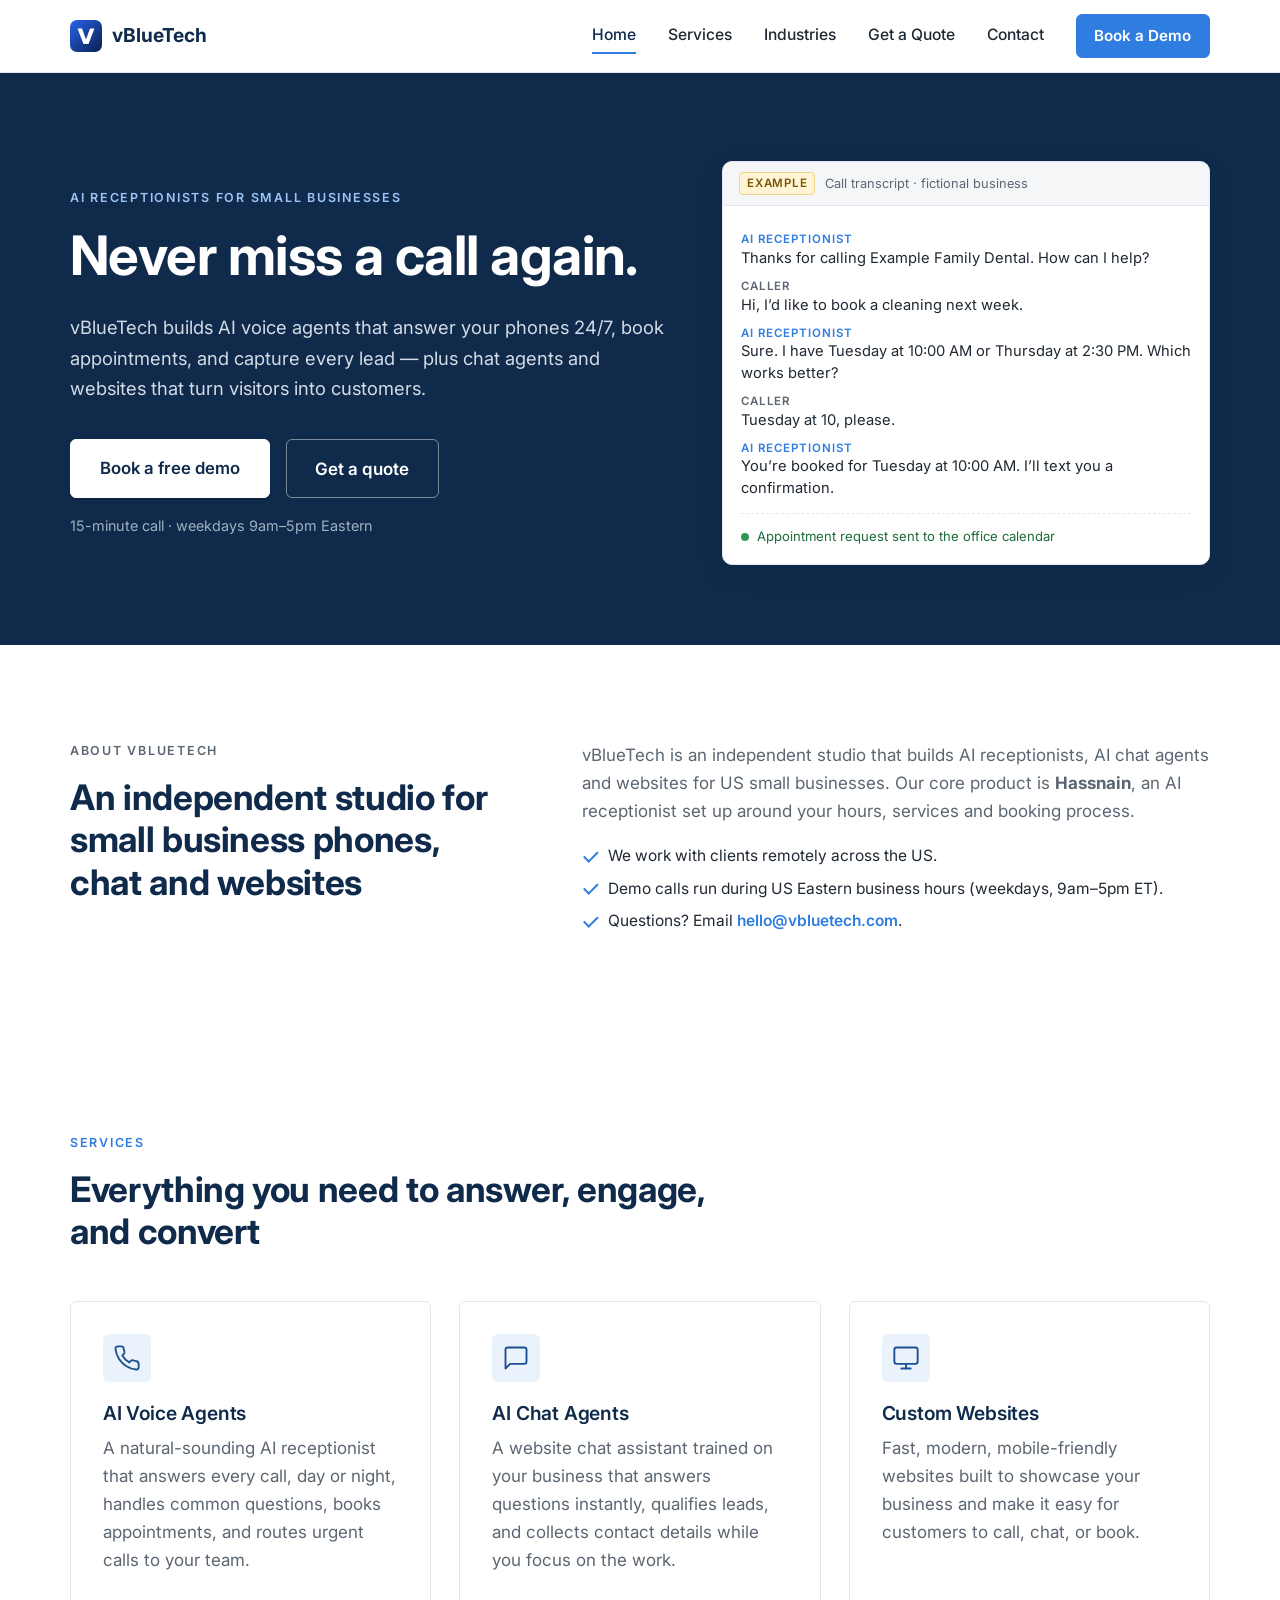
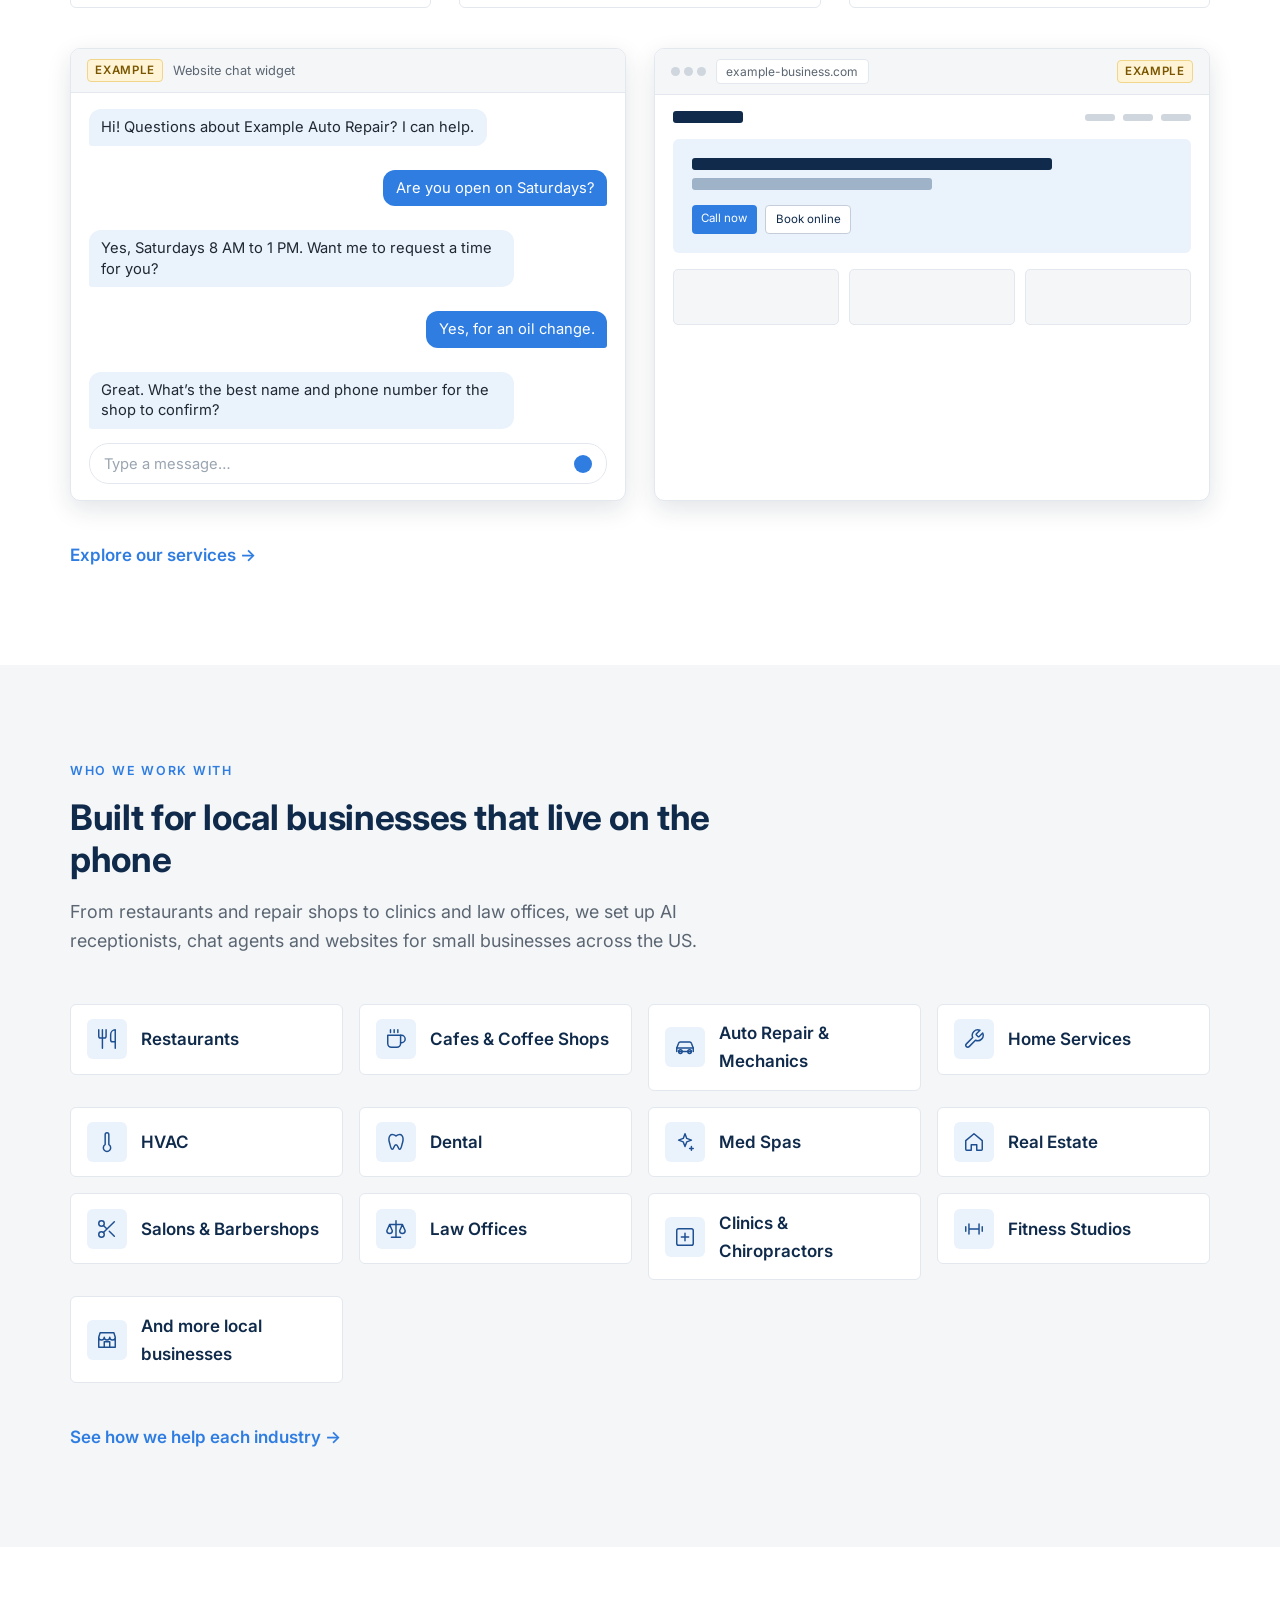
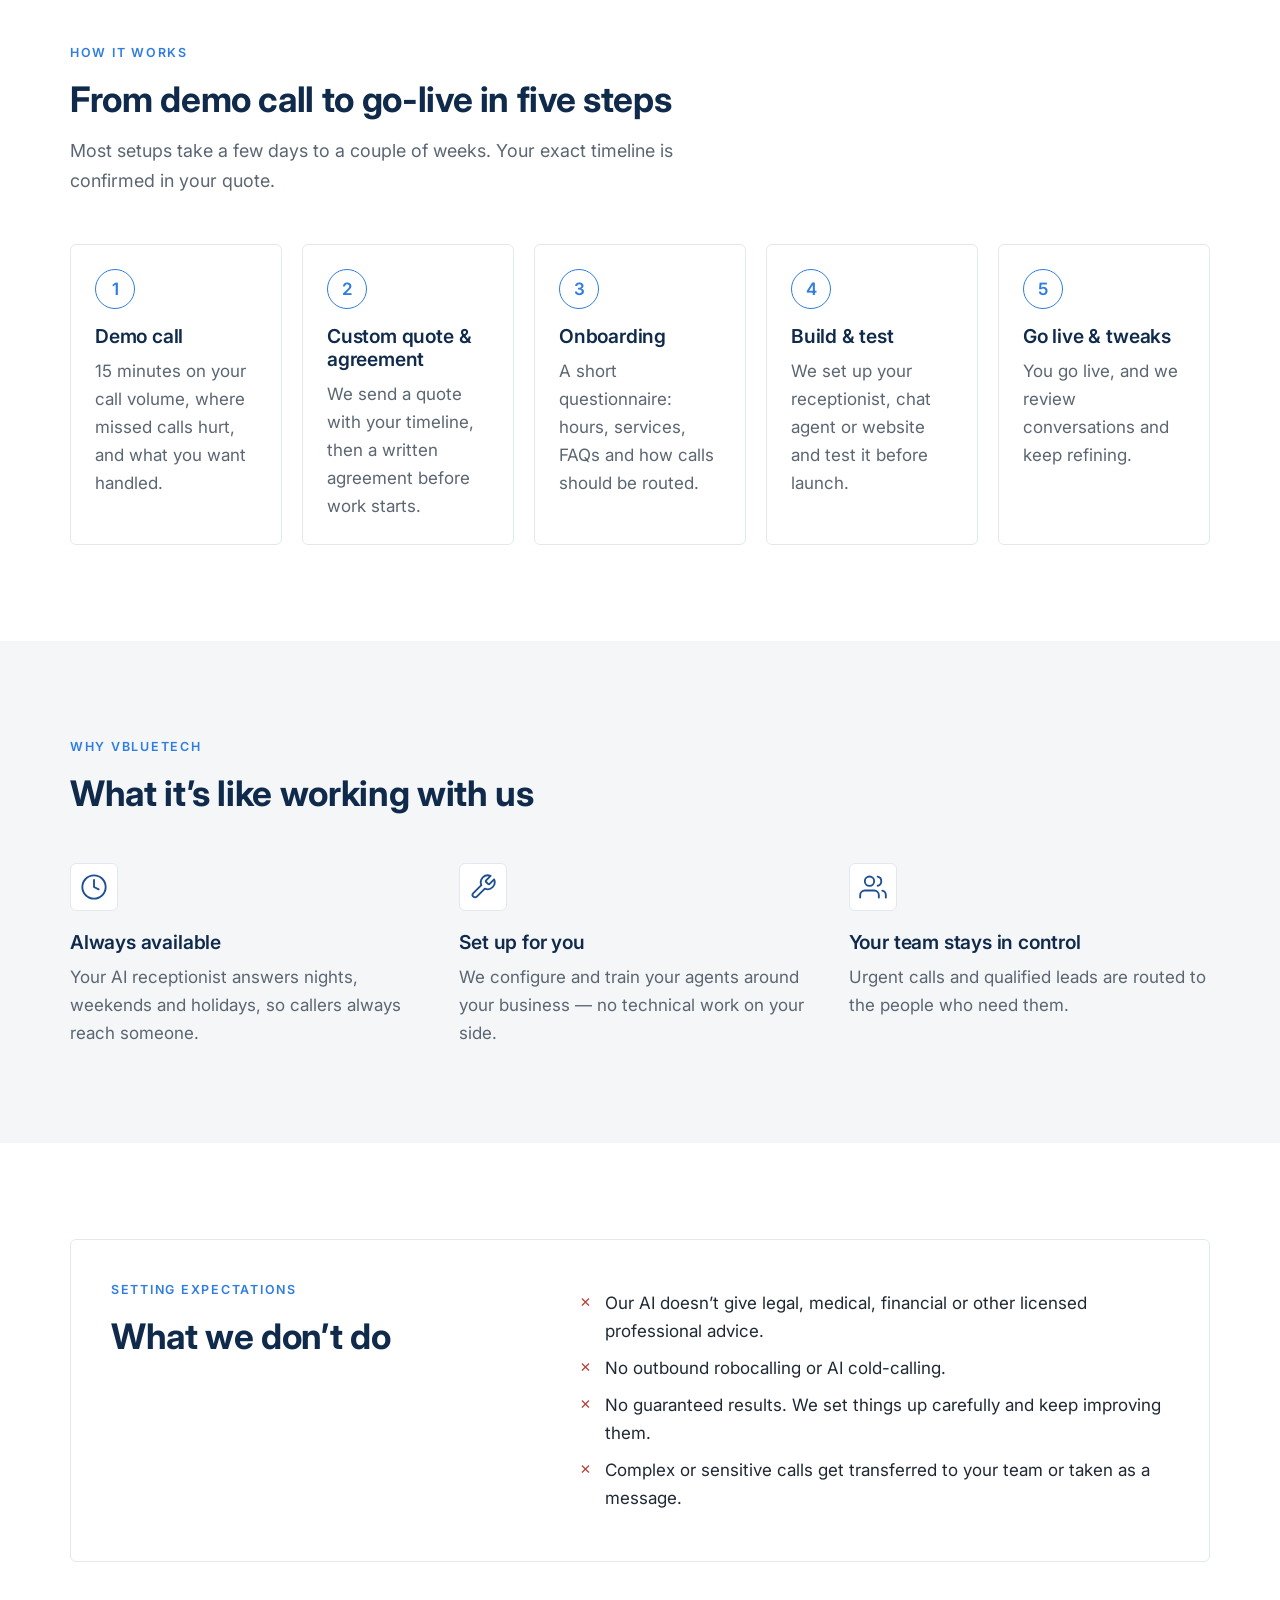
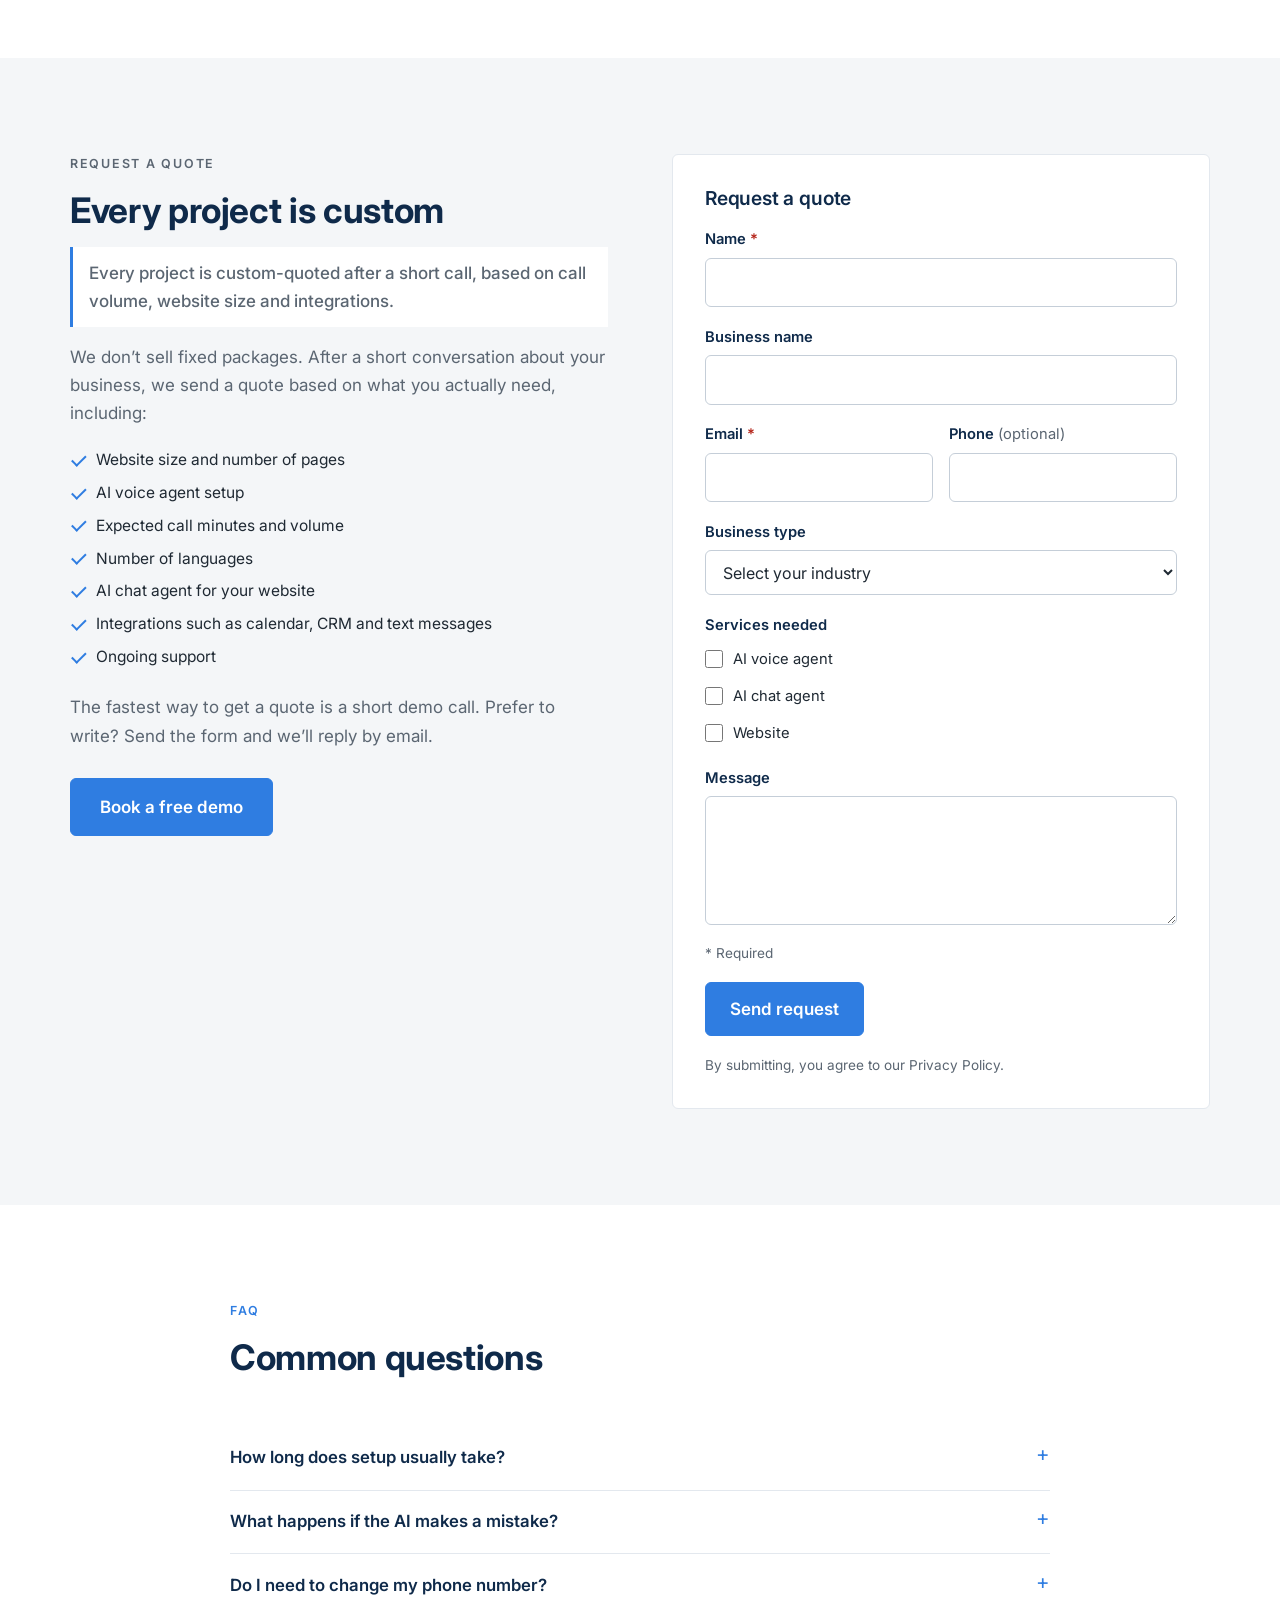
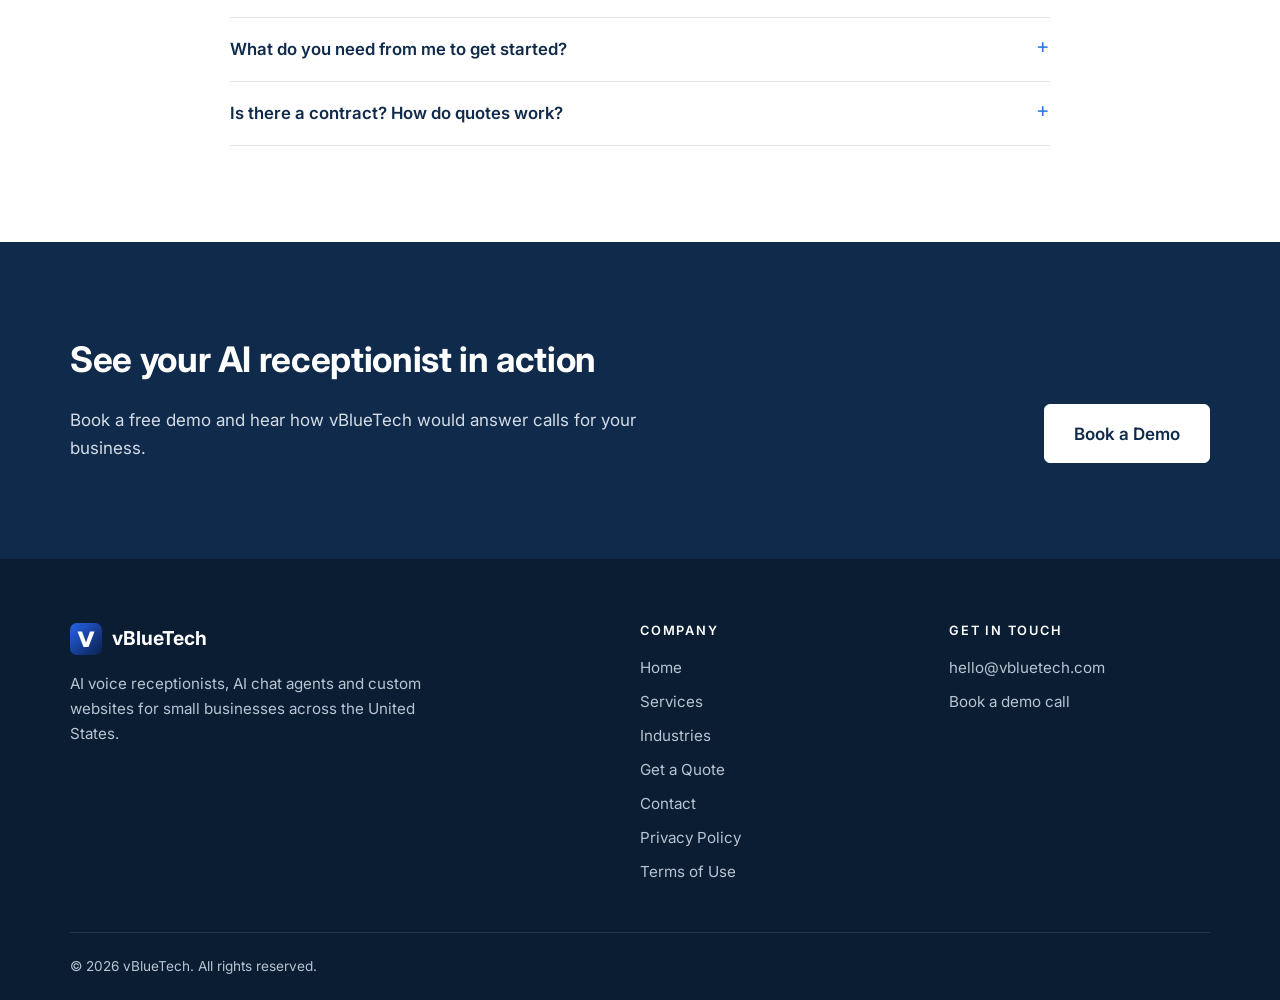
<file: index.html>
<!DOCTYPE html>
<html lang="en">
<head>
<meta charset="UTF-8">
<meta name="viewport" content="width=device-width, initial-scale=1">
<title>vBlueTech | AI Receptionists, Chat Agents & Websites for Small Businesses</title>
<meta name="description" content="vBlueTech builds AI voice receptionists that answer calls 24/7, AI chat agents and custom websites for US local businesses, from restaurants and auto shops to home services, dental and med spas.">
<link rel="canonical" href="https://vbluetech.com/">
<meta name="theme-color" content="#1d4ed8">
<link rel="icon" href="/favicon.svg" type="image/svg+xml">
<link rel="icon" href="/favicon-32x32.png" type="image/png" sizes="32x32">
<link rel="apple-touch-icon" href="/apple-touch-icon.png">
<link rel="manifest" href="/site.webmanifest">
<meta property="og:type" content="website">
<meta property="og:site_name" content="vBlueTech">
<meta property="og:title" content="vBlueTech | AI Receptionists, Chat Agents & Websites for Small Businesses">
<meta property="og:description" content="vBlueTech builds AI voice receptionists that answer calls 24/7, AI chat agents and custom websites for US local businesses, from restaurants and auto shops to home services, dental and med spas.">
<meta property="og:url" content="https://vbluetech.com/">
<meta property="og:image" content="https://vbluetech.com/og-image.png">
<meta property="og:image:width" content="1200">
<meta property="og:image:height" content="630">
<meta property="og:image:alt" content="vBlueTech – AI receptionists, chat agents and websites for small businesses">
<meta name="twitter:card" content="summary_large_image">
<meta name="twitter:title" content="vBlueTech | AI Receptionists, Chat Agents & Websites for Small Businesses">
<meta name="twitter:description" content="vBlueTech builds AI voice receptionists that answer calls 24/7, AI chat agents and custom websites for US local businesses, from restaurants and auto shops to home services, dental and med spas.">
<meta name="twitter:image" content="https://vbluetech.com/og-image.png">
<link rel="preconnect" href="https://fonts.googleapis.com">
<link rel="preconnect" href="https://fonts.gstatic.com" crossorigin>
<link href="https://fonts.googleapis.com/css2?family=Inter:wght@400;500;600;700;800&display=swap" rel="stylesheet">
<link rel="stylesheet" href="/styles.css">
<script type="application/ld+json">{"@context": "https://schema.org", "@type": "ProfessionalService", "@id": "https://vbluetech.com/#organization", "name": "vBlueTech", "url": "https://vbluetech.com/", "logo": "https://vbluetech.com/apple-touch-icon.png", "image": "https://vbluetech.com/og-image.png", "email": "hello@vbluetech.com", "description": "vBlueTech builds AI voice receptionists, AI chat agents and custom websites for US small and local businesses, including restaurants, cafes, auto repair shops, home services, HVAC, dental, med spas, real estate, salons, law offices, clinics and fitness studios.", "areaServed": {"@type": "Country", "name": "United States"}, "knowsAbout": ["AI voice agents", "AI chat agents", "Website design", "Restaurants", "Cafes & Coffee Shops", "Auto Repair & Mechanics", "Home Services", "HVAC", "Dental", "Med Spas", "Real Estate", "Salons & Barbershops", "Law Offices", "Clinics & Chiropractors", "Fitness Studios"], "hasOfferCatalog": {"@type": "OfferCatalog", "name": "vBlueTech services", "itemListElement": [{"@type": "Offer", "itemOffered": {"@type": "Service", "name": "AI Voice Agents", "description": "A natural-sounding AI receptionist that answers every call, day or night, handles common questions, books appointments, and routes urgent calls to your team.", "areaServed": {"@type": "Country", "name": "United States"}}}, {"@type": "Offer", "itemOffered": {"@type": "Service", "name": "AI Chat Agents", "description": "A website chat assistant trained on your business that answers questions instantly, qualifies leads, and collects contact details while you focus on the work.", "areaServed": {"@type": "Country", "name": "United States"}}}, {"@type": "Offer", "itemOffered": {"@type": "Service", "name": "Custom Websites", "description": "Fast, modern, mobile-friendly websites built to showcase your business and make it easy for customers to call, chat, or book.", "areaServed": {"@type": "Country", "name": "United States"}}}]}}</script>
<script type="application/ld+json">{"@context": "https://schema.org", "@type": "WebSite", "name": "vBlueTech", "url": "https://vbluetech.com/"}</script>
<script type="application/ld+json">{"@context": "https://schema.org", "@type": "FAQPage", "mainEntity": [{"@type": "Question", "name": "How long does setup usually take?", "acceptedAnswer": {"@type": "Answer", "text": "Typically a few days to a couple of weeks, depending on scope. Your final timeline is confirmed in your quote."}}, {"@type": "Question", "name": "What happens if the AI makes a mistake?", "acceptedAnswer": {"@type": "Answer", "text": "It isn’t perfect, so we plan for that. We test before launch, set it to transfer the call or take a message when it’s unsure, and review conversations and refine it after go-live."}}, {"@type": "Question", "name": "Do I need to change my phone number?", "acceptedAnswer": {"@type": "Answer", "text": "No. Usually you forward your existing number to the AI receptionist, either for all calls or only after hours."}}, {"@type": "Question", "name": "What do you need from me to get started?", "acceptedAnswer": {"@type": "Answer", "text": "Your business hours, services, common questions, booking and call-transfer details, and brand information. We collect this through a short onboarding questionnaire."}}, {"@type": "Question", "name": "Is there a contract? How do quotes work?", "acceptedAnswer": {"@type": "Answer", "text": "There are no fixed packages. After a demo call we send a custom quote, and we sign a written agreement before any work starts."}}]}</script>
</head>
<body>
<a class="skip" href="#main">Skip to content</a>
<header class="nav">
  <div class="container nav-inner">
    <a href="/" class="logo"><img src="/favicon.svg" alt="" width="36" height="36" class="logo-img">vBlueTech</a>
    <button class="hamburger" aria-label="Toggle menu" aria-expanded="false" aria-controls="nav-links"><span></span><span></span><span></span></button>
    <nav id="nav-links" class="nav-links" aria-label="Main">
      <a href="/" aria-current="page">Home</a>
      <a href="/services/">Services</a>
      <a href="/industries/">Industries</a>
      <a href="/#quote">Get a Quote</a>
      <a href="/contact/">Contact</a>
      <a href="https://calendly.com/vbluetech/vbluetech-demo-call" class="btn btn-sm" target="_blank" rel="noopener">Book a Demo</a>
    </nav>
  </div>
</header>
<main id="main">
<section class="hero">
  <div class="container hero-split">
    <div class="hero-copy">
      <p class="eyebrow">AI receptionists for small businesses</p>
      <h1>Never miss a call again.</h1>
      <p class="lead">vBlueTech builds AI voice agents that answer your phones 24/7, book appointments, and capture every lead &mdash; plus chat agents and websites that turn visitors into customers.</p>
      <div class="hero-ctas">
        <a href="https://calendly.com/vbluetech/vbluetech-demo-call" class="btn btn-lg btn-primary" target="_blank" rel="noopener">Book a free demo</a>
        <a href="/#quote" class="btn btn-ghost btn-lg">Get a quote</a>
      </div>
      <p class="hero-note">15-minute call &middot; weekdays 9am&ndash;5pm Eastern</p>
    </div>
    <div class="hero-visual">
<figure class="mock mock-call" role="img" aria-label="Example call transcript: an AI receptionist answers a call for a fictional dental office and books a cleaning appointment for Tuesday at 10 AM.">
  <div class="mock-bar"><span class="mock-tag">Example</span><span>Call transcript &middot; fictional business</span></div>
  <div class="mock-body" aria-hidden="true">
    <p class="ln ai"><b>AI receptionist</b>Thanks for calling Example Family Dental. How can I help?</p>
    <p class="ln caller"><b>Caller</b>Hi, I&rsquo;d like to book a cleaning next week.</p>
    <p class="ln ai"><b>AI receptionist</b>Sure. I have Tuesday at 10:00 AM or Thursday at 2:30 PM. Which works better?</p>
    <p class="ln caller"><b>Caller</b>Tuesday at 10, please.</p>
    <p class="ln ai"><b>AI receptionist</b>You&rsquo;re booked for Tuesday at 10:00 AM. I&rsquo;ll text you a confirmation.</p>
    <p class="mock-status"><span class="dot"></span>Appointment request sent to the office calendar</p>
  </div>
</figure>
    </div>
  </div>
</section>
<section class="section about" aria-labelledby="about-heading">
  <div class="container about-grid">
    <div><p class="eyebrow">About vBlueTech</p><h2 id="about-heading">An independent studio for small business phones, chat and websites</h2></div>
    <div><p>vBlueTech is an independent studio that builds AI receptionists, AI chat agents and websites for US small businesses. Our core product is <strong>Hassnain</strong>, an AI receptionist set up around your hours, services and booking process.</p>
    <ul class="ticks"><li>We work with clients remotely across the US.</li><li>Demo calls run during US Eastern business hours (weekdays, 9am&ndash;5pm ET).</li><li>Questions? Email <a class="text-link" href="mailto:hello@vbluetech.com">hello@vbluetech.com</a>.</li></ul></div>
  </div>
</section>
<section class="section">
  <div class="container">
    <div class="section-head"><p class="eyebrow">Services</p><h2>Everything you need to answer, engage, and convert</h2></div>
    <div class="grid grid-3">
      <article class="card"><div class="icon" aria-hidden="true"><svg viewBox="0 0 24 24" width="28" height="28" fill="none" stroke="currentColor" stroke-width="1.6" stroke-linecap="round" stroke-linejoin="round" aria-hidden="true" focusable="false"><path d="M22 16.9v3a2 2 0 0 1-2.2 2 19.8 19.8 0 0 1-8.6-3.1 19.5 19.5 0 0 1-6-6A19.8 19.8 0 0 1 2.1 4.2 2 2 0 0 1 4.1 2h3a2 2 0 0 1 2 1.7c.1.9.4 1.8.7 2.7a2 2 0 0 1-.5 2.1L8 9.8a16 16 0 0 0 6 6l1.3-1.3a2 2 0 0 1 2.1-.4c.9.3 1.8.6 2.7.7a2 2 0 0 1 1.7 2z"/></svg></div><h3>AI Voice Agents</h3><p>A natural-sounding AI receptionist that answers every call, day or night, handles common questions, books appointments, and routes urgent calls to your team.</p></article>
      <article class="card"><div class="icon" aria-hidden="true"><svg viewBox="0 0 24 24" width="28" height="28" fill="none" stroke="currentColor" stroke-width="1.6" stroke-linecap="round" stroke-linejoin="round" aria-hidden="true" focusable="false"><path d="M21 15a2 2 0 0 1-2 2H7l-4 4V5a2 2 0 0 1 2-2h14a2 2 0 0 1 2 2z"/></svg></div><h3>AI Chat Agents</h3><p>A website chat assistant trained on your business that answers questions instantly, qualifies leads, and collects contact details while you focus on the work.</p></article>
      <article class="card"><div class="icon" aria-hidden="true"><svg viewBox="0 0 24 24" width="28" height="28" fill="none" stroke="currentColor" stroke-width="1.6" stroke-linecap="round" stroke-linejoin="round" aria-hidden="true" focusable="false"><rect x="2" y="3" width="20" height="14" rx="2"/><path d="M8 21h8M12 17v4"/></svg></div><h3>Custom Websites</h3><p>Fast, modern, mobile-friendly websites built to showcase your business and make it easy for customers to call, chat, or book.</p></article>
    </div>
    <div class="mock-row">
<figure class="mock mock-chat" role="img" aria-label="Example website chat: a visitor asks a fictional auto repair shop about Saturday hours and the chat agent answers and offers to collect contact details.">
  <div class="mock-bar"><span class="mock-tag">Example</span><span>Website chat widget</span></div>
  <div class="mock-body chat" aria-hidden="true">
    <p class="bubble bot">Hi! Questions about Example Auto Repair? I can help.</p>
    <p class="bubble me">Are you open on Saturdays?</p>
    <p class="bubble bot">Yes, Saturdays 8 AM to 1 PM. Want me to request a time for you?</p>
    <p class="bubble me">Yes, for an oil change.</p>
    <p class="bubble bot">Great. What&rsquo;s the best name and phone number for the shop to confirm?</p>
    <div class="chat-input"><span>Type a message&hellip;</span><span class="send"></span></div>
  </div>
</figure>
<figure class="mock mock-site" role="img" aria-label="Example website layout preview: a simple small business homepage with a navigation bar, headline, call and book buttons, and three service blocks.">
  <div class="mock-bar browser"><span class="dots"><i></i><i></i><i></i></span><span class="url">example-business.com</span><span class="mock-tag">Example</span></div>
  <div class="mock-body site" aria-hidden="true">
    <div class="s-nav"><span class="s-logo"></span><span class="s-links"><i></i><i></i><i></i></span></div>
    <div class="s-hero"><span class="s-h"></span><span class="s-h short"></span><span class="s-btns"><em>Call now</em><em class="alt">Book online</em></span></div>
    <div class="s-cols"><span></span><span></span><span></span></div>
  </div>
</figure>
    </div>
    <p class="more"><a href="/services/">Explore our services &rarr;</a></p>
  </div>
</section>
<section class="section section-alt">
  <div class="container">
    <div class="section-head"><p class="eyebrow">Who we work with</p><h2>Built for local businesses that live on the phone</h2><p class="lead">From restaurants and repair shops to clinics and law offices, we set up AI receptionists, chat agents and websites for small businesses across the US.</p></div>
    <ul class="ind-mini">
      <li><a href="/industries/"><div class="icon" aria-hidden="true"><svg viewBox="0 0 24 24" width="28" height="28" fill="none" stroke="currentColor" stroke-width="1.6" stroke-linecap="round" stroke-linejoin="round" aria-hidden="true" focusable="false"><path d="M3 2v7c0 1.1.9 2 2 2h4a2 2 0 0 0 2-2V2M7 2v20M21 15V2a5 5 0 0 0-5 5v6c0 1.1.9 2 2 2h3zm0 0v7"/></svg></div><span>Restaurants</span></a></li>
      <li><a href="/industries/"><div class="icon" aria-hidden="true"><svg viewBox="0 0 24 24" width="28" height="28" fill="none" stroke="currentColor" stroke-width="1.6" stroke-linecap="round" stroke-linejoin="round" aria-hidden="true" focusable="false"><path d="M17 8h1a4 4 0 0 1 0 8h-1"/><path d="M3 8h14v9a4 4 0 0 1-4 4H7a4 4 0 0 1-4-4z"/><path d="M6 2v3M10 2v3M14 2v3"/></svg></div><span>Cafes & Coffee Shops</span></a></li>
      <li><a href="/industries/"><div class="icon" aria-hidden="true"><svg viewBox="0 0 24 24" width="28" height="28" fill="none" stroke="currentColor" stroke-width="1.6" stroke-linecap="round" stroke-linejoin="round" aria-hidden="true" focusable="false"><path d="M5 17h14M3 17v-4l2-5a2 2 0 0 1 1.9-1.4h10.2A2 2 0 0 1 19 8l2 5v4"/><circle cx="7" cy="17" r="2"/><circle cx="17" cy="17" r="2"/><path d="M3 13h18"/></svg></div><span>Auto Repair & Mechanics</span></a></li>
      <li><a href="/industries/"><div class="icon" aria-hidden="true"><svg viewBox="0 0 24 24" width="28" height="28" fill="none" stroke="currentColor" stroke-width="1.6" stroke-linecap="round" stroke-linejoin="round" aria-hidden="true" focusable="false"><path d="M14.7 6.3a1 1 0 0 0 0 1.4l1.6 1.6a1 1 0 0 0 1.4 0l3.8-3.8a6 6 0 0 1-7.9 7.9l-6.9 6.9a2.1 2.1 0 0 1-3-3l6.9-6.9a6 6 0 0 1 7.9-7.9z"/></svg></div><span>Home Services</span></a></li>
      <li><a href="/industries/"><div class="icon" aria-hidden="true"><svg viewBox="0 0 24 24" width="28" height="28" fill="none" stroke="currentColor" stroke-width="1.6" stroke-linecap="round" stroke-linejoin="round" aria-hidden="true" focusable="false"><path d="M14 14.8V4a2 2 0 0 0-4 0v10.8a4 4 0 1 0 4 0z"/></svg></div><span>HVAC</span></a></li>
      <li><a href="/industries/"><div class="icon" aria-hidden="true"><svg viewBox="0 0 24 24" width="28" height="28" fill="none" stroke="currentColor" stroke-width="1.6" stroke-linecap="round" stroke-linejoin="round" aria-hidden="true" focusable="false"><path d="M12 5.5C10.5 4 7 3 5.5 5S4 10 5 13c.8 2.6 1.2 7 3 7s1.6-5 4-5 2.2 5 4 5 2.2-4.4 3-7c1-3 1-6-.5-8S13.5 4 12 5.5z"/></svg></div><span>Dental</span></a></li>
      <li><a href="/industries/"><div class="icon" aria-hidden="true"><svg viewBox="0 0 24 24" width="28" height="28" fill="none" stroke="currentColor" stroke-width="1.6" stroke-linecap="round" stroke-linejoin="round" aria-hidden="true" focusable="false"><path d="M12 3l1.9 5.1L19 10l-5.1 1.9L12 17l-1.9-5.1L5 10l5.1-1.9z"/><path d="M19 17v4M17 19h4"/></svg></div><span>Med Spas</span></a></li>
      <li><a href="/industries/"><div class="icon" aria-hidden="true"><svg viewBox="0 0 24 24" width="28" height="28" fill="none" stroke="currentColor" stroke-width="1.6" stroke-linecap="round" stroke-linejoin="round" aria-hidden="true" focusable="false"><path d="M3 10.5L12 3l9 7.5V20a1 1 0 0 1-1 1h-5v-6h-6v6H4a1 1 0 0 1-1-1z"/></svg></div><span>Real Estate</span></a></li>
      <li><a href="/industries/"><div class="icon" aria-hidden="true"><svg viewBox="0 0 24 24" width="28" height="28" fill="none" stroke="currentColor" stroke-width="1.6" stroke-linecap="round" stroke-linejoin="round" aria-hidden="true" focusable="false"><circle cx="6" cy="6" r="3"/><circle cx="6" cy="18" r="3"/><path d="M20 4L8.1 15.9M14.5 14.5L20 20M8.1 8.1L12 12"/></svg></div><span>Salons & Barbershops</span></a></li>
      <li><a href="/industries/"><div class="icon" aria-hidden="true"><svg viewBox="0 0 24 24" width="28" height="28" fill="none" stroke="currentColor" stroke-width="1.6" stroke-linecap="round" stroke-linejoin="round" aria-hidden="true" focusable="false"><path d="M12 3v18M7 21h10M5 7h14M5 7l-3 7a3 3 0 0 0 6 0zM19 7l-3 7a3 3 0 0 0 6 0z"/></svg></div><span>Law Offices</span></a></li>
      <li><a href="/industries/"><div class="icon" aria-hidden="true"><svg viewBox="0 0 24 24" width="28" height="28" fill="none" stroke="currentColor" stroke-width="1.6" stroke-linecap="round" stroke-linejoin="round" aria-hidden="true" focusable="false"><rect x="3" y="3" width="18" height="18" rx="2"/><path d="M12 8v8M8 12h8"/></svg></div><span>Clinics & Chiropractors</span></a></li>
      <li><a href="/industries/"><div class="icon" aria-hidden="true"><svg viewBox="0 0 24 24" width="28" height="28" fill="none" stroke="currentColor" stroke-width="1.6" stroke-linecap="round" stroke-linejoin="round" aria-hidden="true" focusable="false"><path d="M6.5 6.5v11M17.5 6.5v11M3 9.5v5M21 9.5v5M6.5 12h11"/></svg></div><span>Fitness Studios</span></a></li>
      <li><a href="/industries/"><div class="icon" aria-hidden="true"><svg viewBox="0 0 24 24" width="28" height="28" fill="none" stroke="currentColor" stroke-width="1.6" stroke-linecap="round" stroke-linejoin="round" aria-hidden="true" focusable="false"><path d="M3 9l1.5-5h15L21 9M3 9v11h18V9M3 9a3 3 0 0 0 6 0 3 3 0 0 0 6 0 3 3 0 0 0 6 0M9 20v-6h6v6"/></svg></div><span>And more local businesses</span></a></li>
    </ul>
    <p class="more"><a href="/industries/">See how we help each industry &rarr;</a></p>
  </div>
</section>
<section class="section" id="how-it-works">
  <div class="container">
    <div class="section-head"><p class="eyebrow">How It Works</p><h2>From demo call to go-live in five steps</h2><p class="lead">Most setups take a few days to a couple of weeks. Your exact timeline is confirmed in your quote.</p></div>
    <ol class="steps steps-5">
      <li class="step"><span class="step-num" aria-hidden="true">1</span><h3>Demo call</h3><p>15 minutes on your call volume, where missed calls hurt, and what you want handled.</p></li>
      <li class="step"><span class="step-num" aria-hidden="true">2</span><h3>Custom quote &amp; agreement</h3><p>We send a quote with your timeline, then a written agreement before work starts.</p></li>
      <li class="step"><span class="step-num" aria-hidden="true">3</span><h3>Onboarding</h3><p>A short questionnaire: hours, services, FAQs and how calls should be routed.</p></li>
      <li class="step"><span class="step-num" aria-hidden="true">4</span><h3>Build &amp; test</h3><p>We set up your receptionist, chat agent or website and test it before launch.</p></li>
      <li class="step"><span class="step-num" aria-hidden="true">5</span><h3>Go live &amp; tweaks</h3><p>You go live, and we review conversations and keep refining.</p></li>
    </ol>
  </div>
</section>
<section class="section section-alt">
  <div class="container">
    <div class="section-head"><p class="eyebrow">Why vBlueTech</p><h2>What it&rsquo;s like working with us</h2></div>
    <div class="grid grid-3 features">
      <div class="feature"><div class="icon" aria-hidden="true"><svg viewBox="0 0 24 24" width="28" height="28" fill="none" stroke="currentColor" stroke-width="1.6" stroke-linecap="round" stroke-linejoin="round" aria-hidden="true" focusable="false"><circle cx="12" cy="12" r="10"/><path d="M12 6v6l4 2"/></svg></div><h3>Always available</h3><p>Your AI receptionist answers nights, weekends and holidays, so callers always reach someone.</p></div>
      <div class="feature"><div class="icon" aria-hidden="true"><svg viewBox="0 0 24 24" width="28" height="28" fill="none" stroke="currentColor" stroke-width="1.6" stroke-linecap="round" stroke-linejoin="round" aria-hidden="true" focusable="false"><path d="M14.7 6.3a1 1 0 0 0 0 1.4l1.6 1.6a1 1 0 0 0 1.4 0l3.8-3.8a6 6 0 0 1-7.9 7.9l-6.9 6.9a2.1 2.1 0 0 1-3-3l6.9-6.9a6 6 0 0 1 7.9-7.9z"/></svg></div><h3>Set up for you</h3><p>We configure and train your agents around your business &mdash; no technical work on your side.</p></div>
      <div class="feature"><div class="icon" aria-hidden="true"><svg viewBox="0 0 24 24" width="28" height="28" fill="none" stroke="currentColor" stroke-width="1.6" stroke-linecap="round" stroke-linejoin="round" aria-hidden="true" focusable="false"><path d="M17 21v-2a4 4 0 0 0-4-4H5a4 4 0 0 0-4 4v2"/><circle cx="9" cy="7" r="4"/><path d="M23 21v-2a4 4 0 0 0-3-3.9M16 3.1a4 4 0 0 1 0 7.8"/></svg></div><h3>Your team stays in control</h3><p>Urgent calls and qualified leads are routed to the people who need them.</p></div>
    </div>
  </div>
</section>
<section class="section limits" aria-labelledby="limits-heading">
  <div class="container limits-box">
    <div><p class="eyebrow">Setting expectations</p><h2 id="limits-heading">What we don&rsquo;t do</h2></div>
    <ul class="x-list">
      <li>Our AI doesn&rsquo;t give legal, medical, financial or other licensed professional advice.</li>
      <li>No outbound robocalling or AI cold-calling.</li>
      <li>No guaranteed results. We set things up carefully and keep improving them.</li>
      <li>Complex or sensitive calls get transferred to your team or taken as a message.</li>
    </ul>
  </div>
</section>
<!--
  Testimonials: hidden until we have real, approved client quotes. Do not add invented quotes.
  To publish: inside the .grid div below, add one <figure class="quote"><blockquote>…</blockquote><figcaption>Name, Role, Company</figcaption></figure> per real client
  (only with their written permission), then remove the `hidden` attribute from this <section>.
-->
<section class="section testimonials" hidden aria-labelledby="testimonials-heading">
  <div class="container">
    <div class="section-head"><p class="eyebrow">Testimonials</p><h2 id="testimonials-heading">What our clients say</h2></div>
    <div class="grid grid-3"></div>
  </div>
</section>
<section class="section section-alt quote-sec" id="quote" aria-labelledby="quote-heading">
  <div class="container quote-grid">
    <div class="quote-intro">
      <p class="eyebrow">Request a quote</p>
      <h2 id="quote-heading">Every project is custom</h2>
      <p class="price-line">Every project is custom-quoted after a short call, based on call volume, website size and integrations.</p>
      <p>We don&rsquo;t sell fixed packages. After a short conversation about your business, we send a quote based on what you actually need, including:</p>
      <ul class="ticks">
        <li>Website size and number of pages</li>
        <li>AI voice agent setup</li>
        <li>Expected call minutes and volume</li>
        <li>Number of languages</li>
        <li>AI chat agent for your website</li>
        <li>Integrations such as calendar, CRM and text messages</li>
        <li>Ongoing support</li>
      </ul>
      <p>The fastest way to get a quote is a short demo call. Prefer to write? Send the form and we&rsquo;ll reply by email.</p>
      <a href="https://calendly.com/vbluetech/vbluetech-demo-call" class="btn btn-lg" target="_blank" rel="noopener">Book a free demo</a>
    </div>
    <form class="quote-form" name="quote" method="POST" action="/thanks/" data-netlify="true" netlify-honeypot="bot-field">
      <input type="hidden" name="form-name" value="quote">
      <p class="hp" aria-hidden="true"><label>Leave this field empty <input name="bot-field" tabindex="-1" autocomplete="off"></label></p>
      <h3>Request a quote</h3>
      <div class="field"><label for="q-name">Name <span class="req" aria-hidden="true">*</span></label><input id="q-name" name="name" type="text" autocomplete="name" required></div>
      <div class="field"><label for="q-business">Business name</label><input id="q-business" name="business" type="text" autocomplete="organization"></div>
      <div class="field-row">
        <div class="field"><label for="q-email">Email <span class="req" aria-hidden="true">*</span></label><input id="q-email" name="email" type="email" autocomplete="email" required></div>
        <div class="field"><label for="q-phone">Phone <span class="opt">(optional)</span></label><input id="q-phone" name="phone" type="tel" autocomplete="tel"></div>
      </div>
      <div class="field"><label for="q-type">Business type</label><select id="q-type" name="business-type"><option value="">Select your industry</option><option>Restaurants</option><option>Cafes & Coffee Shops</option><option>Auto Repair & Mechanics</option><option>Home Services</option><option>HVAC</option><option>Dental</option><option>Med Spas</option><option>Real Estate</option><option>Salons & Barbershops</option><option>Law Offices</option><option>Clinics & Chiropractors</option><option>Fitness Studios</option><option>Other</option></select></div>
      <fieldset class="field"><legend>Services needed</legend>
        <label class="check"><input type="checkbox" name="services[]" value="AI voice agent"> AI voice agent</label>
        <label class="check"><input type="checkbox" name="services[]" value="AI chat agent"> AI chat agent</label>
        <label class="check"><input type="checkbox" name="services[]" value="Website"> Website</label>
      </fieldset>
      <div class="field"><label for="q-message">Message</label><textarea id="q-message" name="message" rows="4"></textarea></div>
      <p class="form-note"><span aria-hidden="true">*</span> Required</p>
      <button type="submit" class="btn">Send request</button>
      <p class="form-note">By submitting, you agree to our <a href="/privacy/">Privacy Policy</a>.</p>
    </form>
  </div>
</section>
<section class="section" id="faq" aria-labelledby="faq-heading">
  <div class="container faq-wrap">
    <div class="section-head"><p class="eyebrow">FAQ</p><h2 id="faq-heading">Common questions</h2></div>
    <div class="faq">
      <details><summary>How long does setup usually take?</summary><p>Typically a few days to a couple of weeks, depending on scope. Your final timeline is confirmed in your quote.</p></details>
      <details><summary>What happens if the AI makes a mistake?</summary><p>It isn&rsquo;t perfect, so we plan for that. We test before launch, set it to transfer the call or take a message when it&rsquo;s unsure, and review conversations and refine it after go-live.</p></details>
      <details><summary>Do I need to change my phone number?</summary><p>No. Usually you forward your existing number to the AI receptionist, either for all calls or only after hours.</p></details>
      <details><summary>What do you need from me to get started?</summary><p>Your business hours, services, common questions, booking and call-transfer details, and brand information. We collect this through a short onboarding questionnaire.</p></details>
      <details><summary>Is there a contract? How do quotes work?</summary><p>There are no fixed packages. After a demo call we send a custom quote, and we sign a written agreement before any work starts.</p></details>
    </div>
  </div>
</section>
<section class="section cta-band">
  <div class="container cta-inner">
    <h2>See your AI receptionist in action</h2>
    <p>Book a free demo and hear how vBlueTech would answer calls for your business.</p>
    <a href="https://calendly.com/vbluetech/vbluetech-demo-call" class="btn btn-light btn-lg" target="_blank" rel="noopener">Book a Demo</a>
  </div>
</section>
</main>
<footer class="footer">
  <div class="container footer-grid">
    <div><a href="/" class="logo logo-light"><img src="/favicon.svg" alt="" width="32" height="32" class="logo-img">vBlueTech</a>
      <p>AI voice receptionists, AI chat agents and custom websites for small businesses across the United States.</p></div>
    <nav aria-label="Footer"><h2 class="foot-h">Company</h2><a href="/">Home</a><a href="/services/">Services</a><a href="/industries/">Industries</a><a href="/#quote">Get a Quote</a><a href="/contact/">Contact</a><a href="/privacy/">Privacy Policy</a><a href="/terms/">Terms of Use</a></nav>
    <div><h2 class="foot-h">Get in touch</h2><a href="mailto:hello@vbluetech.com">hello@vbluetech.com</a><a href="https://calendly.com/vbluetech/vbluetech-demo-call" target="_blank" rel="noopener">Book a demo call</a></div>
  </div>
  <div class="container footer-bottom"><p>&copy; 2026 vBlueTech. All rights reserved.</p></div>
</footer>
<script src="/script.js" defer></script>
</body>
</html>
</file>
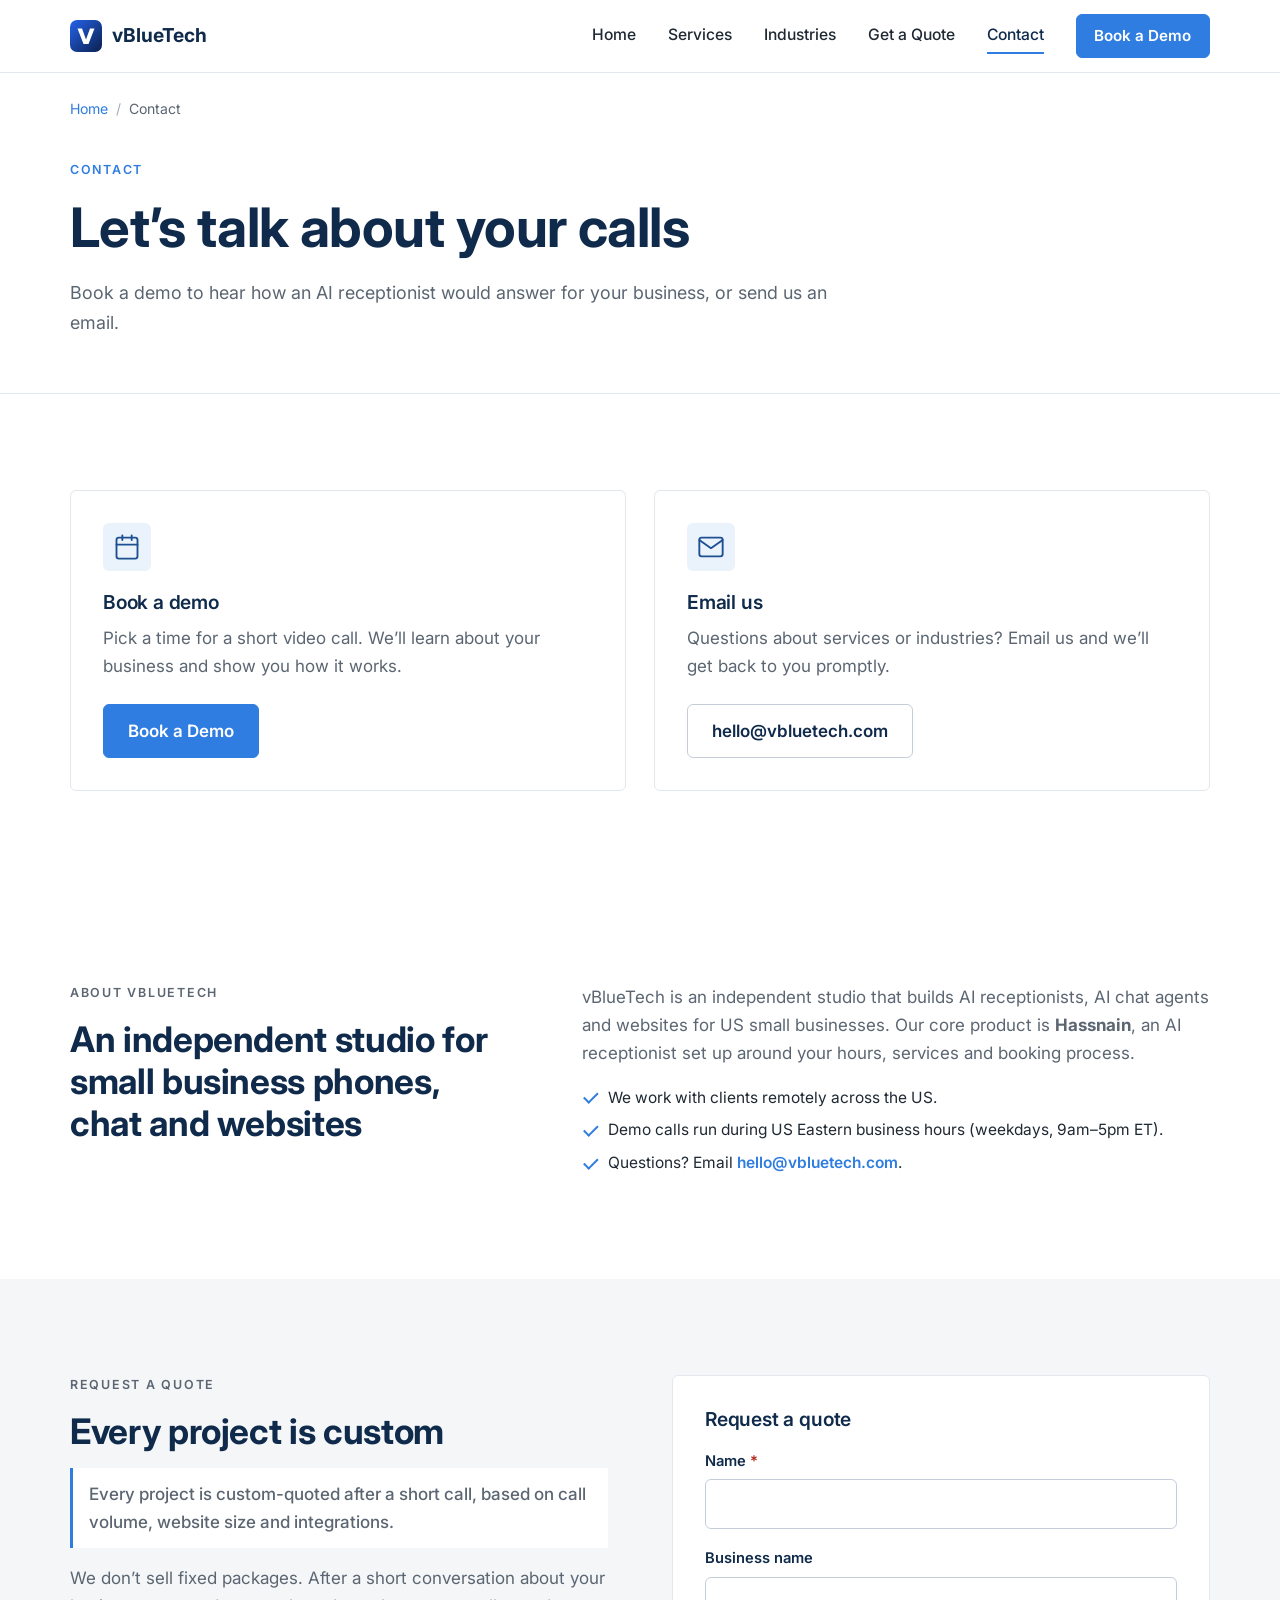
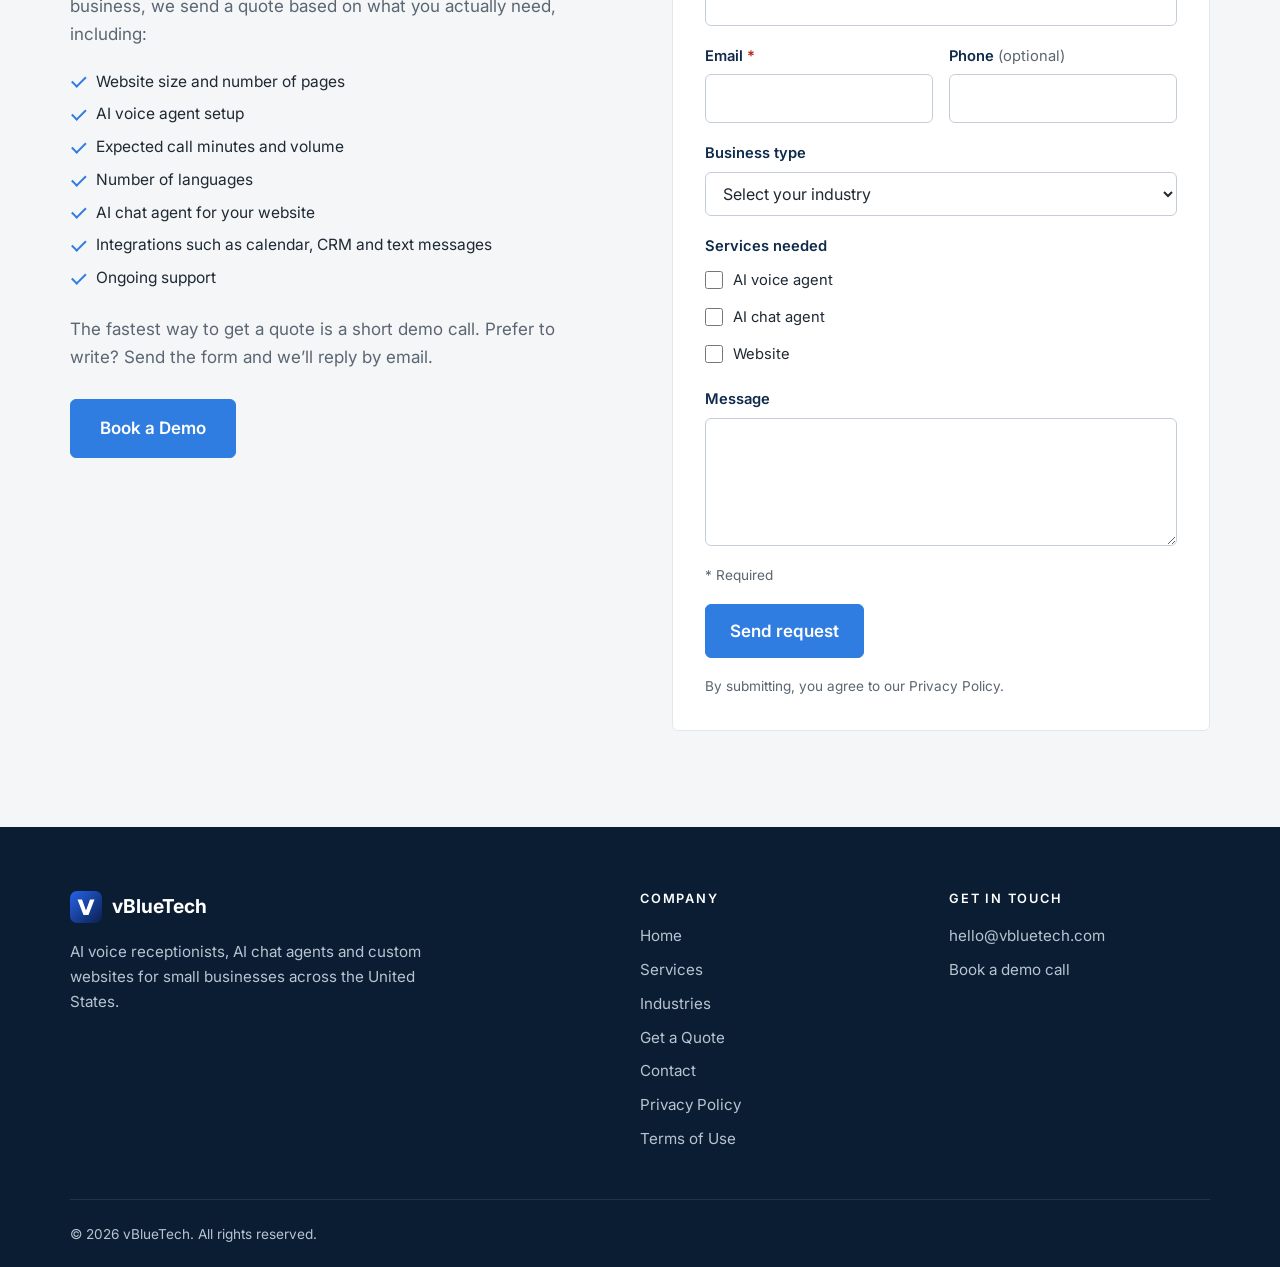
<file: contact/index.html>
<!DOCTYPE html>
<html lang="en">
<head>
<meta charset="UTF-8">
<meta name="viewport" content="width=device-width, initial-scale=1">
<title>Contact vBlueTech | Book a Demo or Email Us</title>
<meta name="description" content="Contact vBlueTech to book a free demo of an AI receptionist for your small business, or email hello@vbluetech.com with questions about AI agents and websites.">
<link rel="canonical" href="https://vbluetech.com/contact/">
<meta name="theme-color" content="#1d4ed8">
<link rel="icon" href="/favicon.svg" type="image/svg+xml">
<link rel="icon" href="/favicon-32x32.png" type="image/png" sizes="32x32">
<link rel="apple-touch-icon" href="/apple-touch-icon.png">
<link rel="manifest" href="/site.webmanifest">
<meta property="og:type" content="website">
<meta property="og:site_name" content="vBlueTech">
<meta property="og:title" content="Contact vBlueTech | Book a Demo or Email Us">
<meta property="og:description" content="Contact vBlueTech to book a free demo of an AI receptionist for your small business, or email hello@vbluetech.com with questions about AI agents and websites.">
<meta property="og:url" content="https://vbluetech.com/contact/">
<meta property="og:image" content="https://vbluetech.com/og-image.png">
<meta property="og:image:width" content="1200">
<meta property="og:image:height" content="630">
<meta property="og:image:alt" content="vBlueTech – AI receptionists, chat agents and websites for small businesses">
<meta name="twitter:card" content="summary_large_image">
<meta name="twitter:title" content="Contact vBlueTech | Book a Demo or Email Us">
<meta name="twitter:description" content="Contact vBlueTech to book a free demo of an AI receptionist for your small business, or email hello@vbluetech.com with questions about AI agents and websites.">
<meta name="twitter:image" content="https://vbluetech.com/og-image.png">
<link rel="preconnect" href="https://fonts.googleapis.com">
<link rel="preconnect" href="https://fonts.gstatic.com" crossorigin>
<link href="https://fonts.googleapis.com/css2?family=Inter:wght@400;500;600;700;800&display=swap" rel="stylesheet">
<link rel="stylesheet" href="/styles.css">
<script type="application/ld+json">{"@context": "https://schema.org", "@type": "BreadcrumbList", "itemListElement": [{"@type": "ListItem", "position": 1, "name": "Home", "item": "https://vbluetech.com/"}, {"@type": "ListItem", "position": 2, "name": "Contact", "item": "https://vbluetech.com/contact/"}]}</script>
</head>
<body>
<a class="skip" href="#main">Skip to content</a>
<header class="nav">
  <div class="container nav-inner">
    <a href="/" class="logo"><img src="/favicon.svg" alt="" width="36" height="36" class="logo-img">vBlueTech</a>
    <button class="hamburger" aria-label="Toggle menu" aria-expanded="false" aria-controls="nav-links"><span></span><span></span><span></span></button>
    <nav id="nav-links" class="nav-links" aria-label="Main">
      <a href="/">Home</a>
      <a href="/services/">Services</a>
      <a href="/industries/">Industries</a>
      <a href="/#quote">Get a Quote</a>
      <a href="/contact/" aria-current="page">Contact</a>
      <a href="https://calendly.com/vbluetech/vbluetech-demo-call" class="btn btn-sm" target="_blank" rel="noopener">Book a Demo</a>
    </nav>
  </div>
</header>
<main id="main">
<nav class="breadcrumbs container" aria-label="Breadcrumb"><ol><li><a href="/">Home</a></li><li aria-current="page">Contact</li></ol></nav>
<section class="page-hero"><div class="container"><p class="eyebrow">Contact</p><h1>Let&rsquo;s talk about your calls</h1><p class="lead">Book a demo to hear how an AI receptionist would answer for your business, or send us an email.</p></div></section>
<section class="section"><div class="container"><div class="grid grid-2">
  <article class="card"><div class="icon" aria-hidden="true"><svg viewBox="0 0 24 24" width="28" height="28" fill="none" stroke="currentColor" stroke-width="1.6" stroke-linecap="round" stroke-linejoin="round" aria-hidden="true" focusable="false"><rect x="3" y="4" width="18" height="18" rx="2"/><path d="M16 2v4M8 2v4M3 10h18"/></svg></div><h2 class="h3">Book a demo</h2><p>Pick a time for a short video call. We&rsquo;ll learn about your business and show you how it works.</p><a href="https://calendly.com/vbluetech/vbluetech-demo-call" class="btn" target="_blank" rel="noopener">Book a Demo</a></article>
  <article class="card"><div class="icon" aria-hidden="true"><svg viewBox="0 0 24 24" width="28" height="28" fill="none" stroke="currentColor" stroke-width="1.6" stroke-linecap="round" stroke-linejoin="round" aria-hidden="true" focusable="false"><rect x="2" y="4" width="20" height="16" rx="2"/><path d="M22 6l-10 7L2 6"/></svg></div><h2 class="h3">Email us</h2><p>Questions about services or industries? Email us and we&rsquo;ll get back to you promptly.</p><a href="mailto:hello@vbluetech.com" class="btn btn-ghost">hello@vbluetech.com</a></article>
</div></div></section>
<section class="section about" aria-labelledby="about-heading">
  <div class="container about-grid">
    <div><p class="eyebrow">About vBlueTech</p><h2 id="about-heading">An independent studio for small business phones, chat and websites</h2></div>
    <div><p>vBlueTech is an independent studio that builds AI receptionists, AI chat agents and websites for US small businesses. Our core product is <strong>Hassnain</strong>, an AI receptionist set up around your hours, services and booking process.</p>
    <ul class="ticks"><li>We work with clients remotely across the US.</li><li>Demo calls run during US Eastern business hours (weekdays, 9am&ndash;5pm ET).</li><li>Questions? Email <a class="text-link" href="mailto:hello@vbluetech.com">hello@vbluetech.com</a>.</li></ul></div>
  </div>
</section>
<section class="section section-alt quote-sec" id="quote" aria-labelledby="quote-heading">
  <div class="container quote-grid">
    <div class="quote-intro">
      <p class="eyebrow">Request a quote</p>
      <h2 id="quote-heading">Every project is custom</h2>
      <p class="price-line">Every project is custom-quoted after a short call, based on call volume, website size and integrations.</p>
      <p>We don&rsquo;t sell fixed packages. After a short conversation about your business, we send a quote based on what you actually need, including:</p>
      <ul class="ticks">
        <li>Website size and number of pages</li>
        <li>AI voice agent setup</li>
        <li>Expected call minutes and volume</li>
        <li>Number of languages</li>
        <li>AI chat agent for your website</li>
        <li>Integrations such as calendar, CRM and text messages</li>
        <li>Ongoing support</li>
      </ul>
      <p>The fastest way to get a quote is a short demo call. Prefer to write? Send the form and we&rsquo;ll reply by email.</p>
      <a href="https://calendly.com/vbluetech/vbluetech-demo-call" class="btn btn-lg" target="_blank" rel="noopener">Book a Demo</a>
    </div>
    <form class="quote-form" name="quote" method="POST" action="/thanks/" data-netlify="true" netlify-honeypot="bot-field">
      <input type="hidden" name="form-name" value="quote">
      <p class="hp" aria-hidden="true"><label>Leave this field empty <input name="bot-field" tabindex="-1" autocomplete="off"></label></p>
      <h3>Request a quote</h3>
      <div class="field"><label for="q-name">Name <span class="req" aria-hidden="true">*</span></label><input id="q-name" name="name" type="text" autocomplete="name" required></div>
      <div class="field"><label for="q-business">Business name</label><input id="q-business" name="business" type="text" autocomplete="organization"></div>
      <div class="field-row">
        <div class="field"><label for="q-email">Email <span class="req" aria-hidden="true">*</span></label><input id="q-email" name="email" type="email" autocomplete="email" required></div>
        <div class="field"><label for="q-phone">Phone <span class="opt">(optional)</span></label><input id="q-phone" name="phone" type="tel" autocomplete="tel"></div>
      </div>
      <div class="field"><label for="q-type">Business type</label><select id="q-type" name="business-type"><option value="">Select your industry</option><option>Restaurants</option><option>Cafes & Coffee Shops</option><option>Auto Repair & Mechanics</option><option>Home Services</option><option>HVAC</option><option>Dental</option><option>Med Spas</option><option>Real Estate</option><option>Salons & Barbershops</option><option>Law Offices</option><option>Clinics & Chiropractors</option><option>Fitness Studios</option><option>Other</option></select></div>
      <fieldset class="field"><legend>Services needed</legend>
        <label class="check"><input type="checkbox" name="services[]" value="AI voice agent"> AI voice agent</label>
        <label class="check"><input type="checkbox" name="services[]" value="AI chat agent"> AI chat agent</label>
        <label class="check"><input type="checkbox" name="services[]" value="Website"> Website</label>
      </fieldset>
      <div class="field"><label for="q-message">Message</label><textarea id="q-message" name="message" rows="4"></textarea></div>
      <p class="form-note"><span aria-hidden="true">*</span> Required</p>
      <button type="submit" class="btn">Send request</button>
      <p class="form-note">By submitting, you agree to our <a href="/privacy/">Privacy Policy</a>.</p>
    </form>
  </div>
</section>
</main>
<footer class="footer">
  <div class="container footer-grid">
    <div><a href="/" class="logo logo-light"><img src="/favicon.svg" alt="" width="32" height="32" class="logo-img">vBlueTech</a>
      <p>AI voice receptionists, AI chat agents and custom websites for small businesses across the United States.</p></div>
    <nav aria-label="Footer"><h2 class="foot-h">Company</h2><a href="/">Home</a><a href="/services/">Services</a><a href="/industries/">Industries</a><a href="/#quote">Get a Quote</a><a href="/contact/">Contact</a><a href="/privacy/">Privacy Policy</a><a href="/terms/">Terms of Use</a></nav>
    <div><h2 class="foot-h">Get in touch</h2><a href="mailto:hello@vbluetech.com">hello@vbluetech.com</a><a href="https://calendly.com/vbluetech/vbluetech-demo-call" target="_blank" rel="noopener">Book a demo call</a></div>
  </div>
  <div class="container footer-bottom"><p>&copy; 2026 vBlueTech. All rights reserved.</p></div>
</footer>
<script src="/script.js" defer></script>
</body>
</html>
</file>
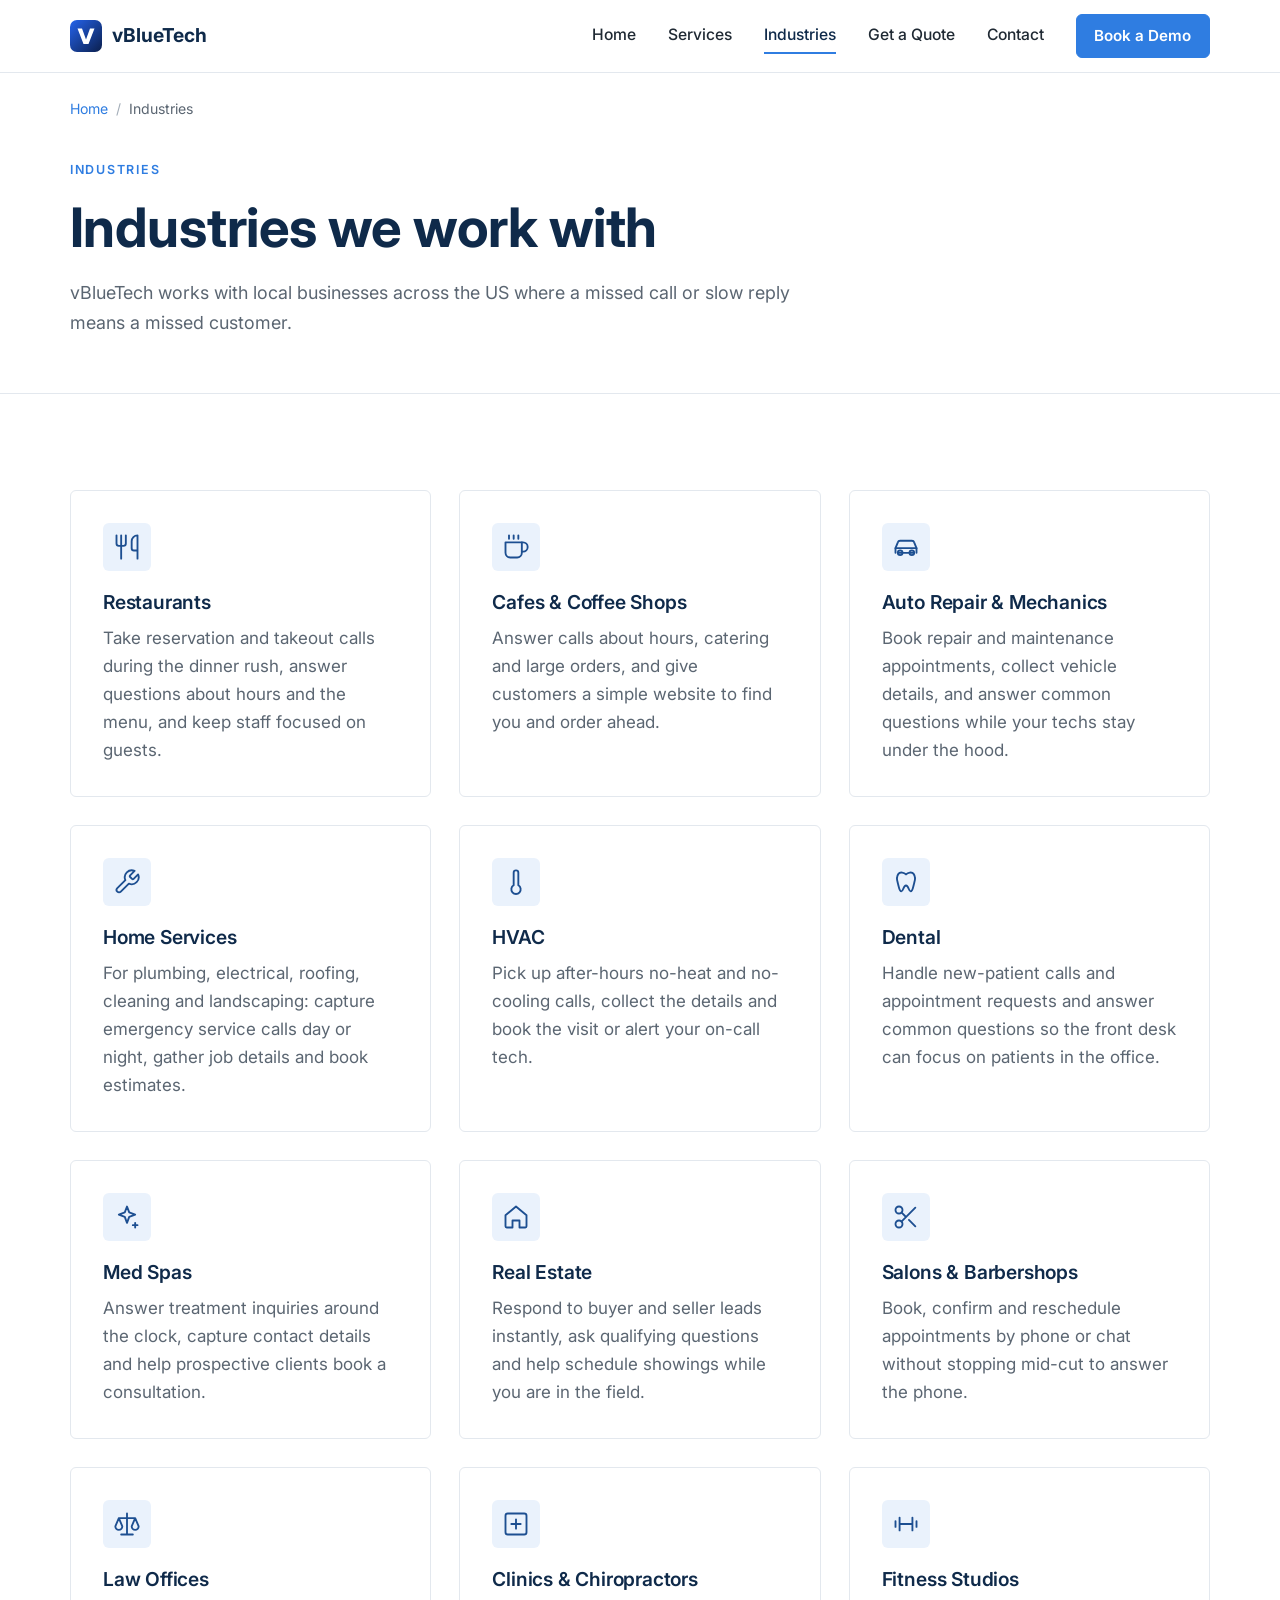
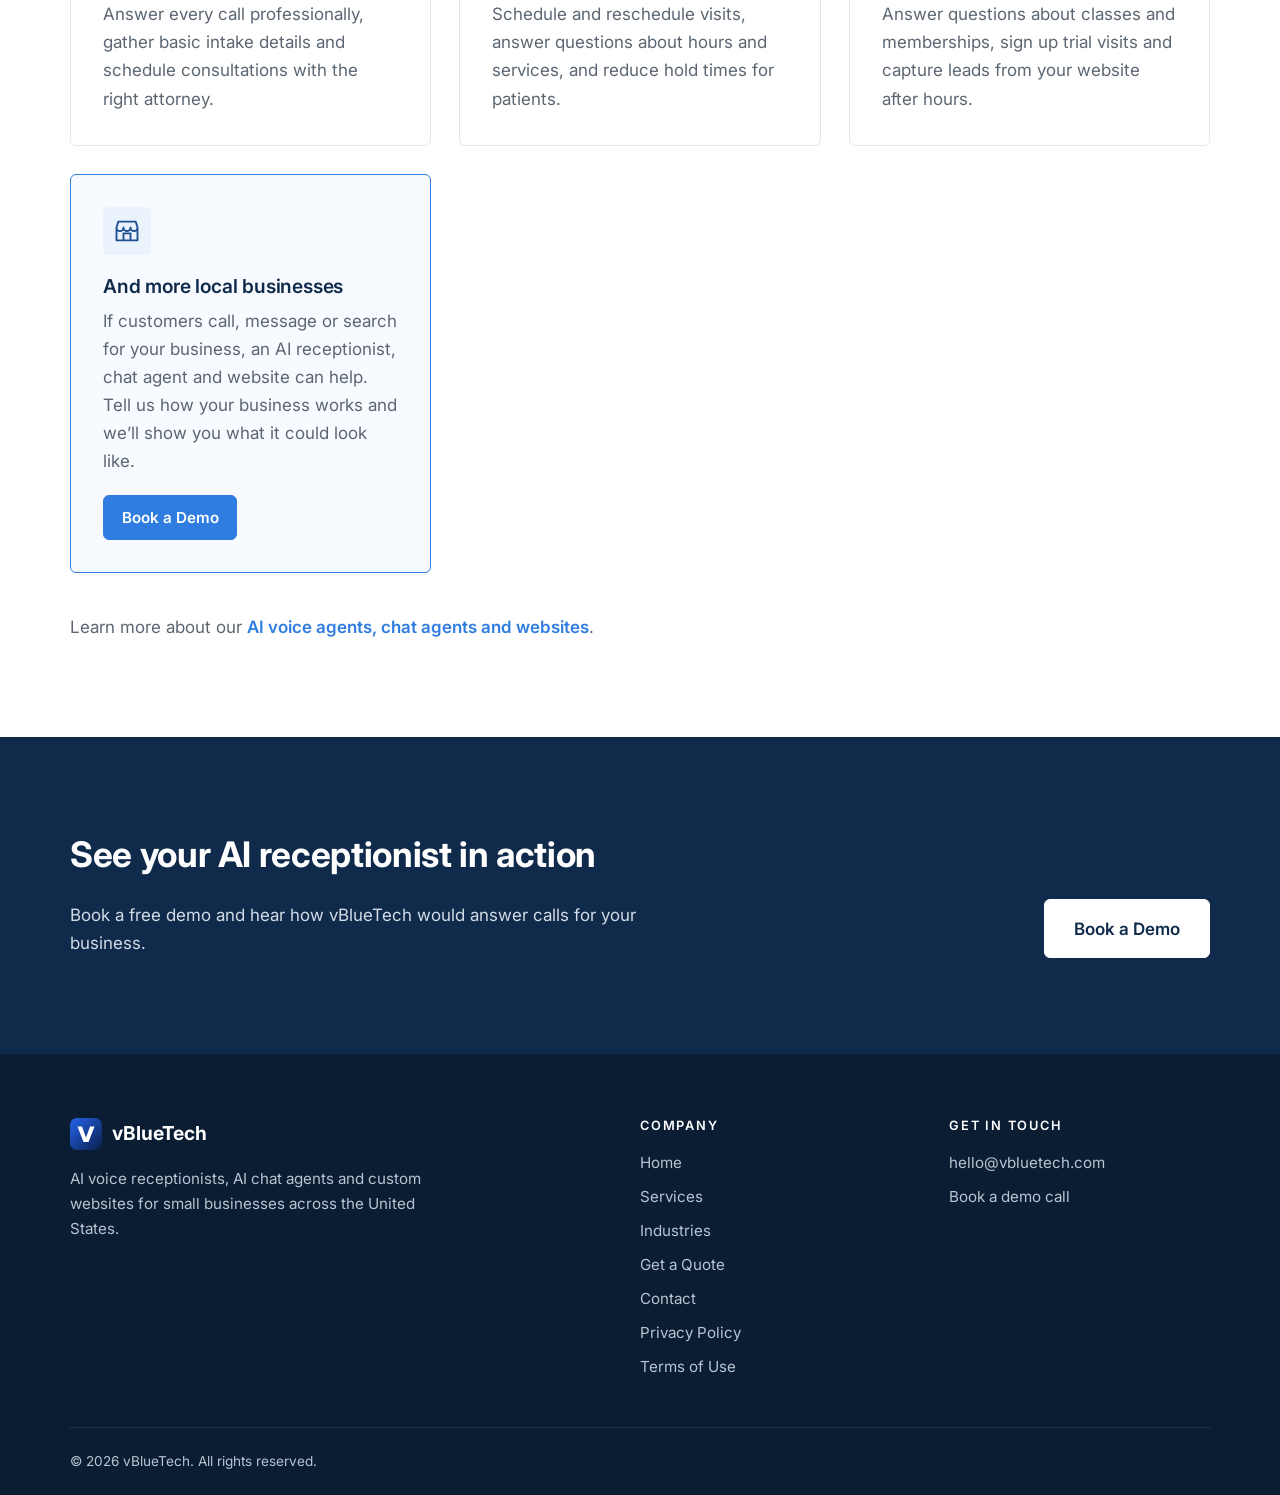
<file: industries/index.html>
<!DOCTYPE html>
<html lang="en">
<head>
<meta charset="UTF-8">
<meta name="viewport" content="width=device-width, initial-scale=1">
<title>Industries We Serve: Restaurants, Auto Repair, Home Services, Dental & More | vBlueTech</title>
<meta name="description" content="AI receptionists, chat agents and websites for local businesses: restaurants, cafes, auto repair, home services, HVAC, dental, med spas, real estate, salons, law offices, clinics and gyms.">
<link rel="canonical" href="https://vbluetech.com/industries/">
<meta name="theme-color" content="#1d4ed8">
<link rel="icon" href="/favicon.svg" type="image/svg+xml">
<link rel="icon" href="/favicon-32x32.png" type="image/png" sizes="32x32">
<link rel="apple-touch-icon" href="/apple-touch-icon.png">
<link rel="manifest" href="/site.webmanifest">
<meta property="og:type" content="website">
<meta property="og:site_name" content="vBlueTech">
<meta property="og:title" content="Industries We Serve: Restaurants, Auto Repair, Home Services, Dental & More | vBlueTech">
<meta property="og:description" content="AI receptionists, chat agents and websites for local businesses: restaurants, cafes, auto repair, home services, HVAC, dental, med spas, real estate, salons, law offices, clinics and gyms.">
<meta property="og:url" content="https://vbluetech.com/industries/">
<meta property="og:image" content="https://vbluetech.com/og-image.png">
<meta property="og:image:width" content="1200">
<meta property="og:image:height" content="630">
<meta property="og:image:alt" content="vBlueTech – AI receptionists, chat agents and websites for small businesses">
<meta name="twitter:card" content="summary_large_image">
<meta name="twitter:title" content="Industries We Serve: Restaurants, Auto Repair, Home Services, Dental & More | vBlueTech">
<meta name="twitter:description" content="AI receptionists, chat agents and websites for local businesses: restaurants, cafes, auto repair, home services, HVAC, dental, med spas, real estate, salons, law offices, clinics and gyms.">
<meta name="twitter:image" content="https://vbluetech.com/og-image.png">
<link rel="preconnect" href="https://fonts.googleapis.com">
<link rel="preconnect" href="https://fonts.gstatic.com" crossorigin>
<link href="https://fonts.googleapis.com/css2?family=Inter:wght@400;500;600;700;800&display=swap" rel="stylesheet">
<link rel="stylesheet" href="/styles.css">
<script type="application/ld+json">{"@context": "https://schema.org", "@type": "BreadcrumbList", "itemListElement": [{"@type": "ListItem", "position": 1, "name": "Home", "item": "https://vbluetech.com/"}, {"@type": "ListItem", "position": 2, "name": "Industries", "item": "https://vbluetech.com/industries/"}]}</script>
</head>
<body>
<a class="skip" href="#main">Skip to content</a>
<header class="nav">
  <div class="container nav-inner">
    <a href="/" class="logo"><img src="/favicon.svg" alt="" width="36" height="36" class="logo-img">vBlueTech</a>
    <button class="hamburger" aria-label="Toggle menu" aria-expanded="false" aria-controls="nav-links"><span></span><span></span><span></span></button>
    <nav id="nav-links" class="nav-links" aria-label="Main">
      <a href="/">Home</a>
      <a href="/services/">Services</a>
      <a href="/industries/" aria-current="page">Industries</a>
      <a href="/#quote">Get a Quote</a>
      <a href="/contact/">Contact</a>
      <a href="https://calendly.com/vbluetech/vbluetech-demo-call" class="btn btn-sm" target="_blank" rel="noopener">Book a Demo</a>
    </nav>
  </div>
</header>
<main id="main">
<nav class="breadcrumbs container" aria-label="Breadcrumb"><ol><li><a href="/">Home</a></li><li aria-current="page">Industries</li></ol></nav>
<section class="page-hero"><div class="container"><p class="eyebrow">Industries</p><h1>Industries we work with</h1><p class="lead">vBlueTech works with local businesses across the US where a missed call or slow reply means a missed customer.</p></div></section>
<section class="section"><div class="container"><div class="grid grid-3 ind-grid">
    <article class="industry"><div class="icon" aria-hidden="true"><svg viewBox="0 0 24 24" width="28" height="28" fill="none" stroke="currentColor" stroke-width="1.6" stroke-linecap="round" stroke-linejoin="round" aria-hidden="true" focusable="false"><path d="M3 2v7c0 1.1.9 2 2 2h4a2 2 0 0 0 2-2V2M7 2v20M21 15V2a5 5 0 0 0-5 5v6c0 1.1.9 2 2 2h3zm0 0v7"/></svg></div><h2 class="h3">Restaurants</h2><p>Take reservation and takeout calls during the dinner rush, answer questions about hours and the menu, and keep staff focused on guests.</p></article>
    <article class="industry"><div class="icon" aria-hidden="true"><svg viewBox="0 0 24 24" width="28" height="28" fill="none" stroke="currentColor" stroke-width="1.6" stroke-linecap="round" stroke-linejoin="round" aria-hidden="true" focusable="false"><path d="M17 8h1a4 4 0 0 1 0 8h-1"/><path d="M3 8h14v9a4 4 0 0 1-4 4H7a4 4 0 0 1-4-4z"/><path d="M6 2v3M10 2v3M14 2v3"/></svg></div><h2 class="h3">Cafes & Coffee Shops</h2><p>Answer calls about hours, catering and large orders, and give customers a simple website to find you and order ahead.</p></article>
    <article class="industry"><div class="icon" aria-hidden="true"><svg viewBox="0 0 24 24" width="28" height="28" fill="none" stroke="currentColor" stroke-width="1.6" stroke-linecap="round" stroke-linejoin="round" aria-hidden="true" focusable="false"><path d="M5 17h14M3 17v-4l2-5a2 2 0 0 1 1.9-1.4h10.2A2 2 0 0 1 19 8l2 5v4"/><circle cx="7" cy="17" r="2"/><circle cx="17" cy="17" r="2"/><path d="M3 13h18"/></svg></div><h2 class="h3">Auto Repair & Mechanics</h2><p>Book repair and maintenance appointments, collect vehicle details, and answer common questions while your techs stay under the hood.</p></article>
    <article class="industry"><div class="icon" aria-hidden="true"><svg viewBox="0 0 24 24" width="28" height="28" fill="none" stroke="currentColor" stroke-width="1.6" stroke-linecap="round" stroke-linejoin="round" aria-hidden="true" focusable="false"><path d="M14.7 6.3a1 1 0 0 0 0 1.4l1.6 1.6a1 1 0 0 0 1.4 0l3.8-3.8a6 6 0 0 1-7.9 7.9l-6.9 6.9a2.1 2.1 0 0 1-3-3l6.9-6.9a6 6 0 0 1 7.9-7.9z"/></svg></div><h2 class="h3">Home Services</h2><p>For plumbing, electrical, roofing, cleaning and landscaping: capture emergency service calls day or night, gather job details and book estimates.</p></article>
    <article class="industry"><div class="icon" aria-hidden="true"><svg viewBox="0 0 24 24" width="28" height="28" fill="none" stroke="currentColor" stroke-width="1.6" stroke-linecap="round" stroke-linejoin="round" aria-hidden="true" focusable="false"><path d="M14 14.8V4a2 2 0 0 0-4 0v10.8a4 4 0 1 0 4 0z"/></svg></div><h2 class="h3">HVAC</h2><p>Pick up after-hours no-heat and no-cooling calls, collect the details and book the visit or alert your on-call tech.</p></article>
    <article class="industry"><div class="icon" aria-hidden="true"><svg viewBox="0 0 24 24" width="28" height="28" fill="none" stroke="currentColor" stroke-width="1.6" stroke-linecap="round" stroke-linejoin="round" aria-hidden="true" focusable="false"><path d="M12 5.5C10.5 4 7 3 5.5 5S4 10 5 13c.8 2.6 1.2 7 3 7s1.6-5 4-5 2.2 5 4 5 2.2-4.4 3-7c1-3 1-6-.5-8S13.5 4 12 5.5z"/></svg></div><h2 class="h3">Dental</h2><p>Handle new-patient calls and appointment requests and answer common questions so the front desk can focus on patients in the office.</p></article>
    <article class="industry"><div class="icon" aria-hidden="true"><svg viewBox="0 0 24 24" width="28" height="28" fill="none" stroke="currentColor" stroke-width="1.6" stroke-linecap="round" stroke-linejoin="round" aria-hidden="true" focusable="false"><path d="M12 3l1.9 5.1L19 10l-5.1 1.9L12 17l-1.9-5.1L5 10l5.1-1.9z"/><path d="M19 17v4M17 19h4"/></svg></div><h2 class="h3">Med Spas</h2><p>Answer treatment inquiries around the clock, capture contact details and help prospective clients book a consultation.</p></article>
    <article class="industry"><div class="icon" aria-hidden="true"><svg viewBox="0 0 24 24" width="28" height="28" fill="none" stroke="currentColor" stroke-width="1.6" stroke-linecap="round" stroke-linejoin="round" aria-hidden="true" focusable="false"><path d="M3 10.5L12 3l9 7.5V20a1 1 0 0 1-1 1h-5v-6h-6v6H4a1 1 0 0 1-1-1z"/></svg></div><h2 class="h3">Real Estate</h2><p>Respond to buyer and seller leads instantly, ask qualifying questions and help schedule showings while you are in the field.</p></article>
    <article class="industry"><div class="icon" aria-hidden="true"><svg viewBox="0 0 24 24" width="28" height="28" fill="none" stroke="currentColor" stroke-width="1.6" stroke-linecap="round" stroke-linejoin="round" aria-hidden="true" focusable="false"><circle cx="6" cy="6" r="3"/><circle cx="6" cy="18" r="3"/><path d="M20 4L8.1 15.9M14.5 14.5L20 20M8.1 8.1L12 12"/></svg></div><h2 class="h3">Salons & Barbershops</h2><p>Book, confirm and reschedule appointments by phone or chat without stopping mid-cut to answer the phone.</p></article>
    <article class="industry"><div class="icon" aria-hidden="true"><svg viewBox="0 0 24 24" width="28" height="28" fill="none" stroke="currentColor" stroke-width="1.6" stroke-linecap="round" stroke-linejoin="round" aria-hidden="true" focusable="false"><path d="M12 3v18M7 21h10M5 7h14M5 7l-3 7a3 3 0 0 0 6 0zM19 7l-3 7a3 3 0 0 0 6 0z"/></svg></div><h2 class="h3">Law Offices</h2><p>Answer every call professionally, gather basic intake details and schedule consultations with the right attorney.</p></article>
    <article class="industry"><div class="icon" aria-hidden="true"><svg viewBox="0 0 24 24" width="28" height="28" fill="none" stroke="currentColor" stroke-width="1.6" stroke-linecap="round" stroke-linejoin="round" aria-hidden="true" focusable="false"><rect x="3" y="3" width="18" height="18" rx="2"/><path d="M12 8v8M8 12h8"/></svg></div><h2 class="h3">Clinics & Chiropractors</h2><p>Schedule and reschedule visits, answer questions about hours and services, and reduce hold times for patients.</p></article>
    <article class="industry"><div class="icon" aria-hidden="true"><svg viewBox="0 0 24 24" width="28" height="28" fill="none" stroke="currentColor" stroke-width="1.6" stroke-linecap="round" stroke-linejoin="round" aria-hidden="true" focusable="false"><path d="M6.5 6.5v11M17.5 6.5v11M3 9.5v5M21 9.5v5M6.5 12h11"/></svg></div><h2 class="h3">Fitness Studios</h2><p>Answer questions about classes and memberships, sign up trial visits and capture leads from your website after hours.</p></article>
    <article class="industry industry-more"><div class="icon" aria-hidden="true"><svg viewBox="0 0 24 24" width="28" height="28" fill="none" stroke="currentColor" stroke-width="1.6" stroke-linecap="round" stroke-linejoin="round" aria-hidden="true" focusable="false"><path d="M3 9l1.5-5h15L21 9M3 9v11h18V9M3 9a3 3 0 0 0 6 0 3 3 0 0 0 6 0 3 3 0 0 0 6 0M9 20v-6h6v6"/></svg></div><h2 class="h3">And more local businesses</h2><p>If customers call, message or search for your business, an AI receptionist, chat agent and website can help. Tell us how your business works and we&rsquo;ll show you what it could look like.</p><a href="https://calendly.com/vbluetech/vbluetech-demo-call" class="btn btn-sm" target="_blank" rel="noopener">Book a Demo</a></article>
</div><p class="more">Learn more about our <a href="/services/">AI voice agents, chat agents and websites</a>.</p></div></section>
<section class="section cta-band">
  <div class="container cta-inner">
    <h2>See your AI receptionist in action</h2>
    <p>Book a free demo and hear how vBlueTech would answer calls for your business.</p>
    <a href="https://calendly.com/vbluetech/vbluetech-demo-call" class="btn btn-light btn-lg" target="_blank" rel="noopener">Book a Demo</a>
  </div>
</section>
</main>
<footer class="footer">
  <div class="container footer-grid">
    <div><a href="/" class="logo logo-light"><img src="/favicon.svg" alt="" width="32" height="32" class="logo-img">vBlueTech</a>
      <p>AI voice receptionists, AI chat agents and custom websites for small businesses across the United States.</p></div>
    <nav aria-label="Footer"><h2 class="foot-h">Company</h2><a href="/">Home</a><a href="/services/">Services</a><a href="/industries/">Industries</a><a href="/#quote">Get a Quote</a><a href="/contact/">Contact</a><a href="/privacy/">Privacy Policy</a><a href="/terms/">Terms of Use</a></nav>
    <div><h2 class="foot-h">Get in touch</h2><a href="mailto:hello@vbluetech.com">hello@vbluetech.com</a><a href="https://calendly.com/vbluetech/vbluetech-demo-call" target="_blank" rel="noopener">Book a demo call</a></div>
  </div>
  <div class="container footer-bottom"><p>&copy; 2026 vBlueTech. All rights reserved.</p></div>
</footer>
<script src="/script.js" defer></script>
</body>
</html>
</file>
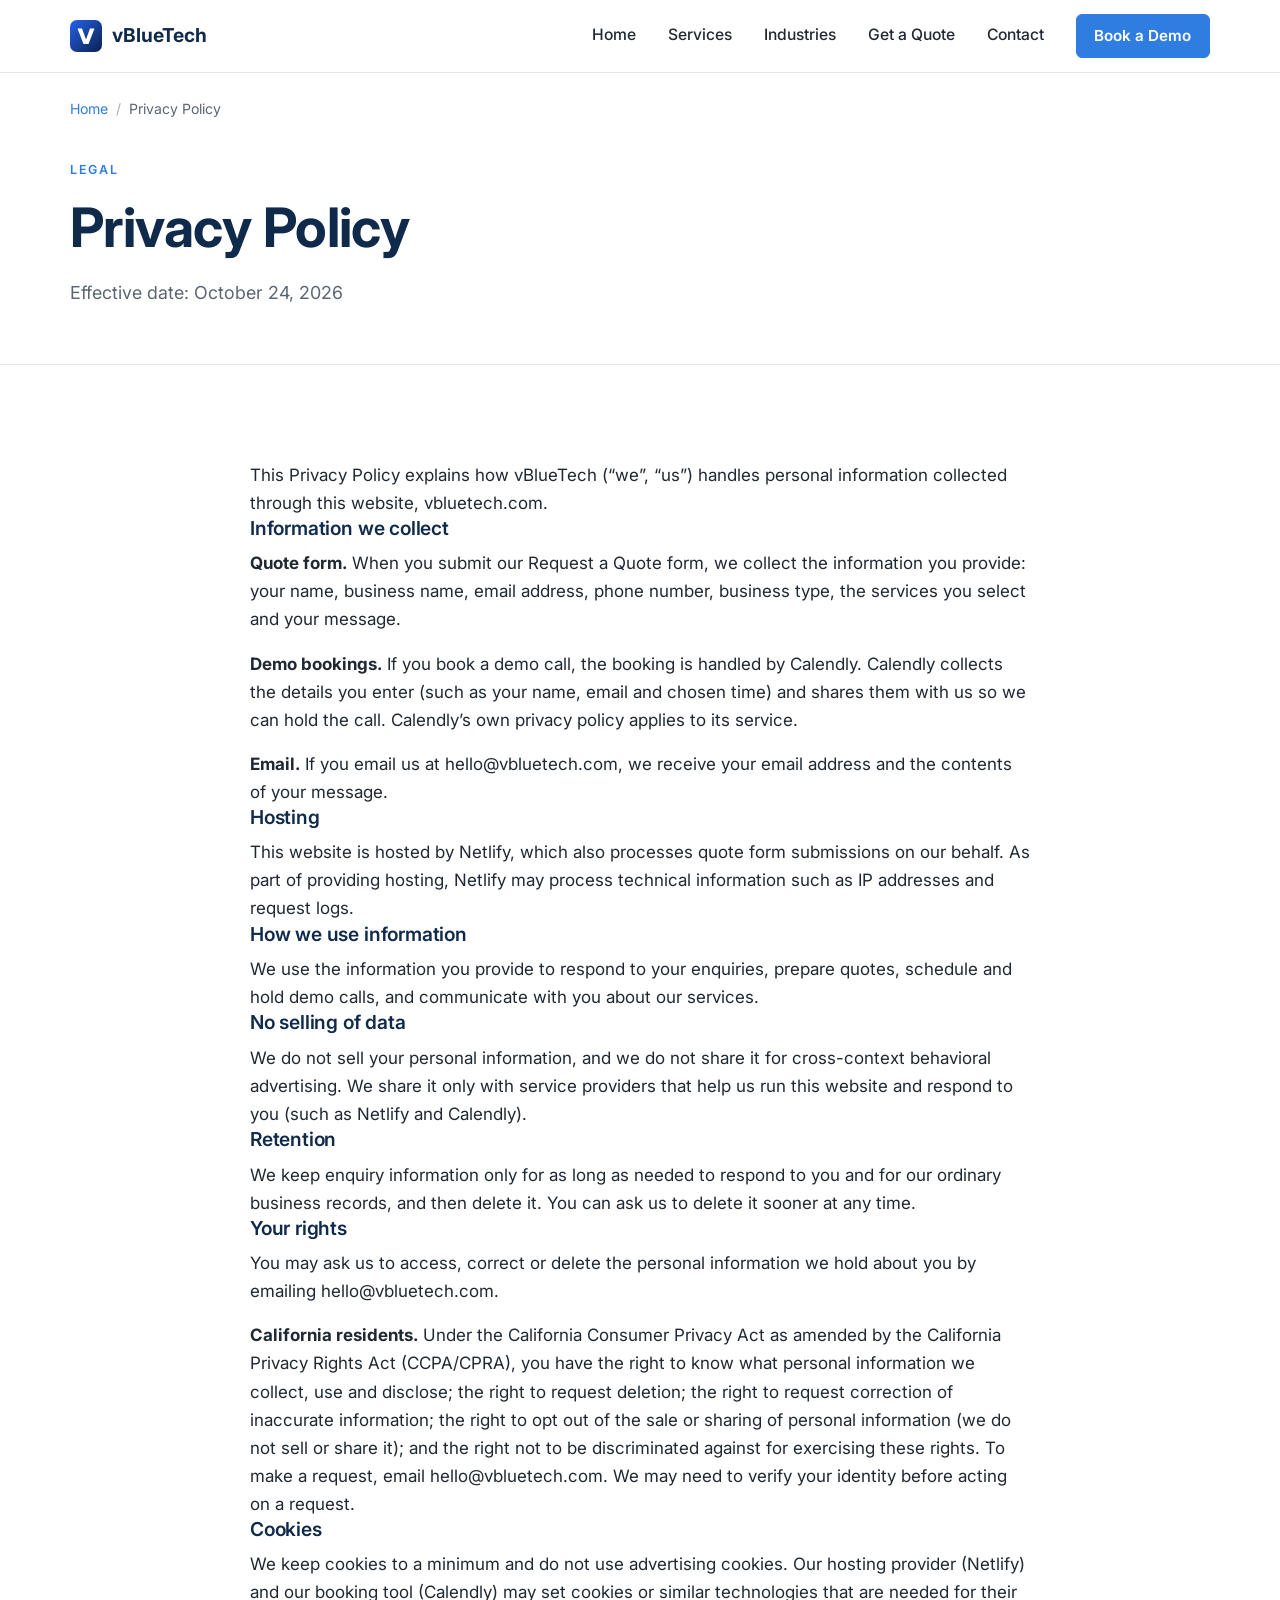
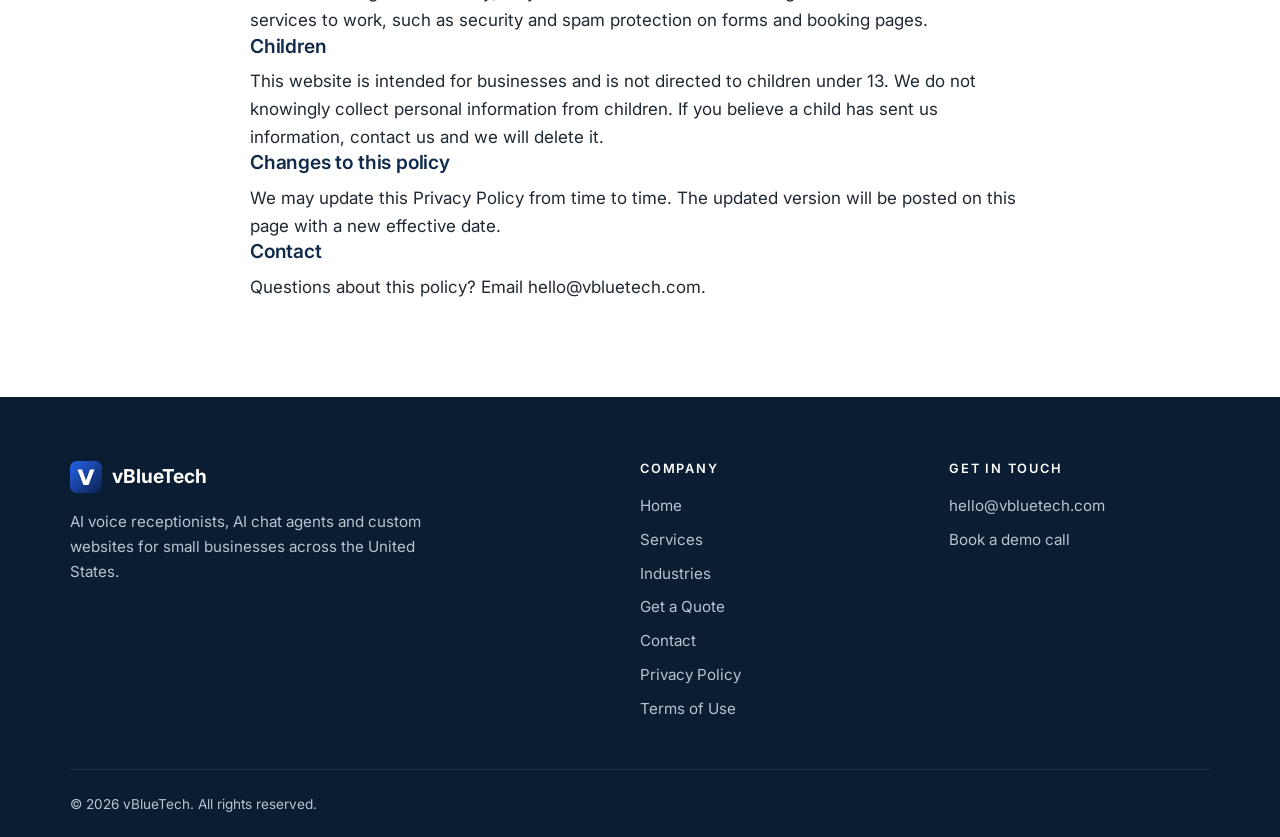
<file: privacy/index.html>
<!DOCTYPE html>
<html lang="en">
<head>
<meta charset="UTF-8">
<meta name="viewport" content="width=device-width, initial-scale=1">
<title>Privacy Policy | vBlueTech</title>
<meta name="description" content="How vBlueTech collects, uses and protects information from its quote form and demo bookings, plus your privacy rights, including California CCPA/CPRA rights.">
<link rel="canonical" href="https://vbluetech.com/privacy/">
<meta name="theme-color" content="#1d4ed8">
<link rel="icon" href="/favicon.svg" type="image/svg+xml">
<link rel="icon" href="/favicon-32x32.png" type="image/png" sizes="32x32">
<link rel="apple-touch-icon" href="/apple-touch-icon.png">
<link rel="manifest" href="/site.webmanifest">
<meta property="og:type" content="website">
<meta property="og:site_name" content="vBlueTech">
<meta property="og:title" content="Privacy Policy | vBlueTech">
<meta property="og:description" content="How vBlueTech collects, uses and protects information from its quote form and demo bookings, plus your privacy rights, including California CCPA/CPRA rights.">
<meta property="og:url" content="https://vbluetech.com/privacy/">
<meta property="og:image" content="https://vbluetech.com/og-image.png">
<meta property="og:image:width" content="1200">
<meta property="og:image:height" content="630">
<meta property="og:image:alt" content="vBlueTech – AI receptionists, chat agents and websites for small businesses">
<meta name="twitter:card" content="summary_large_image">
<meta name="twitter:title" content="Privacy Policy | vBlueTech">
<meta name="twitter:description" content="How vBlueTech collects, uses and protects information from its quote form and demo bookings, plus your privacy rights, including California CCPA/CPRA rights.">
<meta name="twitter:image" content="https://vbluetech.com/og-image.png">
<link rel="preconnect" href="https://fonts.googleapis.com">
<link rel="preconnect" href="https://fonts.gstatic.com" crossorigin>
<link href="https://fonts.googleapis.com/css2?family=Inter:wght@400;500;600;700;800&display=swap" rel="stylesheet">
<link rel="stylesheet" href="/styles.css">
<script type="application/ld+json">{"@context": "https://schema.org", "@type": "BreadcrumbList", "itemListElement": [{"@type": "ListItem", "position": 1, "name": "Home", "item": "https://vbluetech.com/"}, {"@type": "ListItem", "position": 2, "name": "Privacy Policy", "item": "https://vbluetech.com/privacy/"}]}</script>
</head>
<body>
<a class="skip" href="#main">Skip to content</a>
<header class="nav">
  <div class="container nav-inner">
    <a href="/" class="logo"><img src="/favicon.svg" alt="" width="36" height="36" class="logo-img">vBlueTech</a>
    <button class="hamburger" aria-label="Toggle menu" aria-expanded="false" aria-controls="nav-links"><span></span><span></span><span></span></button>
    <nav id="nav-links" class="nav-links" aria-label="Main">
      <a href="/">Home</a>
      <a href="/services/">Services</a>
      <a href="/industries/">Industries</a>
      <a href="/#quote">Get a Quote</a>
      <a href="/contact/">Contact</a>
      <a href="https://calendly.com/vbluetech/vbluetech-demo-call" class="btn btn-sm" target="_blank" rel="noopener">Book a Demo</a>
    </nav>
  </div>
</header>
<main id="main">
<nav class="breadcrumbs container" aria-label="Breadcrumb"><ol><li><a href="/">Home</a></li><li aria-current="page">Privacy Policy</li></ol></nav>
<section class="page-hero"><div class="container"><p class="eyebrow">Legal</p><h1>Privacy Policy</h1><p class="lead">Effective date: October 24, 2026</p></div></section>
<section class="section"><div class="container" style="max-width:780px">
<p>This Privacy Policy explains how vBlueTech (&ldquo;we&rdquo;, &ldquo;us&rdquo;) handles personal information collected through this website, vbluetech.com.</p>
<h2 class="h3">Information we collect</h2>
<p><strong>Quote form.</strong> When you submit our Request a Quote form, we collect the information you provide: your name, business name, email address, phone number, business type, the services you select and your message.</p>
<p><strong>Demo bookings.</strong> If you book a demo call, the booking is handled by Calendly. Calendly collects the details you enter (such as your name, email and chosen time) and shares them with us so we can hold the call. Calendly&rsquo;s own privacy policy applies to its service.</p>
<p><strong>Email.</strong> If you email us at hello@vbluetech.com, we receive your email address and the contents of your message.</p>
<h2 class="h3">Hosting</h2>
<p>This website is hosted by Netlify, which also processes quote form submissions on our behalf. As part of providing hosting, Netlify may process technical information such as IP addresses and request logs.</p>
<h2 class="h3">How we use information</h2>
<p>We use the information you provide to respond to your enquiries, prepare quotes, schedule and hold demo calls, and communicate with you about our services.</p>
<h2 class="h3">No selling of data</h2>
<p>We do not sell your personal information, and we do not share it for cross-context behavioral advertising. We share it only with service providers that help us run this website and respond to you (such as Netlify and Calendly).</p>
<h2 class="h3">Retention</h2>
<p>We keep enquiry information only for as long as needed to respond to you and for our ordinary business records, and then delete it. You can ask us to delete it sooner at any time.</p>
<h2 class="h3">Your rights</h2>
<p>You may ask us to access, correct or delete the personal information we hold about you by emailing <a href="mailto:hello@vbluetech.com">hello@vbluetech.com</a>.</p>
<p><strong>California residents.</strong> Under the California Consumer Privacy Act as amended by the California Privacy Rights Act (CCPA/CPRA), you have the right to know what personal information we collect, use and disclose; the right to request deletion; the right to request correction of inaccurate information; the right to opt out of the sale or sharing of personal information (we do not sell or share it); and the right not to be discriminated against for exercising these rights. To make a request, email <a href="mailto:hello@vbluetech.com">hello@vbluetech.com</a>. We may need to verify your identity before acting on a request.</p>
<h2 class="h3">Cookies</h2>
<p>We keep cookies to a minimum and do not use advertising cookies. Our hosting provider (Netlify) and our booking tool (Calendly) may set cookies or similar technologies that are needed for their services to work, such as security and spam protection on forms and booking pages.</p>
<h2 class="h3">Children</h2>
<p>This website is intended for businesses and is not directed to children under 13. We do not knowingly collect personal information from children. If you believe a child has sent us information, contact us and we will delete it.</p>
<h2 class="h3">Changes to this policy</h2>
<p>We may update this Privacy Policy from time to time. The updated version will be posted on this page with a new effective date.</p>
<h2 class="h3">Contact</h2>
<p>Questions about this policy? Email <a href="mailto:hello@vbluetech.com">hello@vbluetech.com</a>.</p>
</div></section>
</main>
<footer class="footer">
  <div class="container footer-grid">
    <div><a href="/" class="logo logo-light"><img src="/favicon.svg" alt="" width="32" height="32" class="logo-img">vBlueTech</a>
      <p>AI voice receptionists, AI chat agents and custom websites for small businesses across the United States.</p></div>
    <nav aria-label="Footer"><h2 class="foot-h">Company</h2><a href="/">Home</a><a href="/services/">Services</a><a href="/industries/">Industries</a><a href="/#quote">Get a Quote</a><a href="/contact/">Contact</a><a href="/privacy/">Privacy Policy</a><a href="/terms/">Terms of Use</a></nav>
    <div><h2 class="foot-h">Get in touch</h2><a href="mailto:hello@vbluetech.com">hello@vbluetech.com</a><a href="https://calendly.com/vbluetech/vbluetech-demo-call" target="_blank" rel="noopener">Book a demo call</a></div>
  </div>
  <div class="container footer-bottom"><p>&copy; 2026 vBlueTech. All rights reserved.</p></div>
</footer>
<script src="/script.js" defer></script>
</body>
</html>
</file>
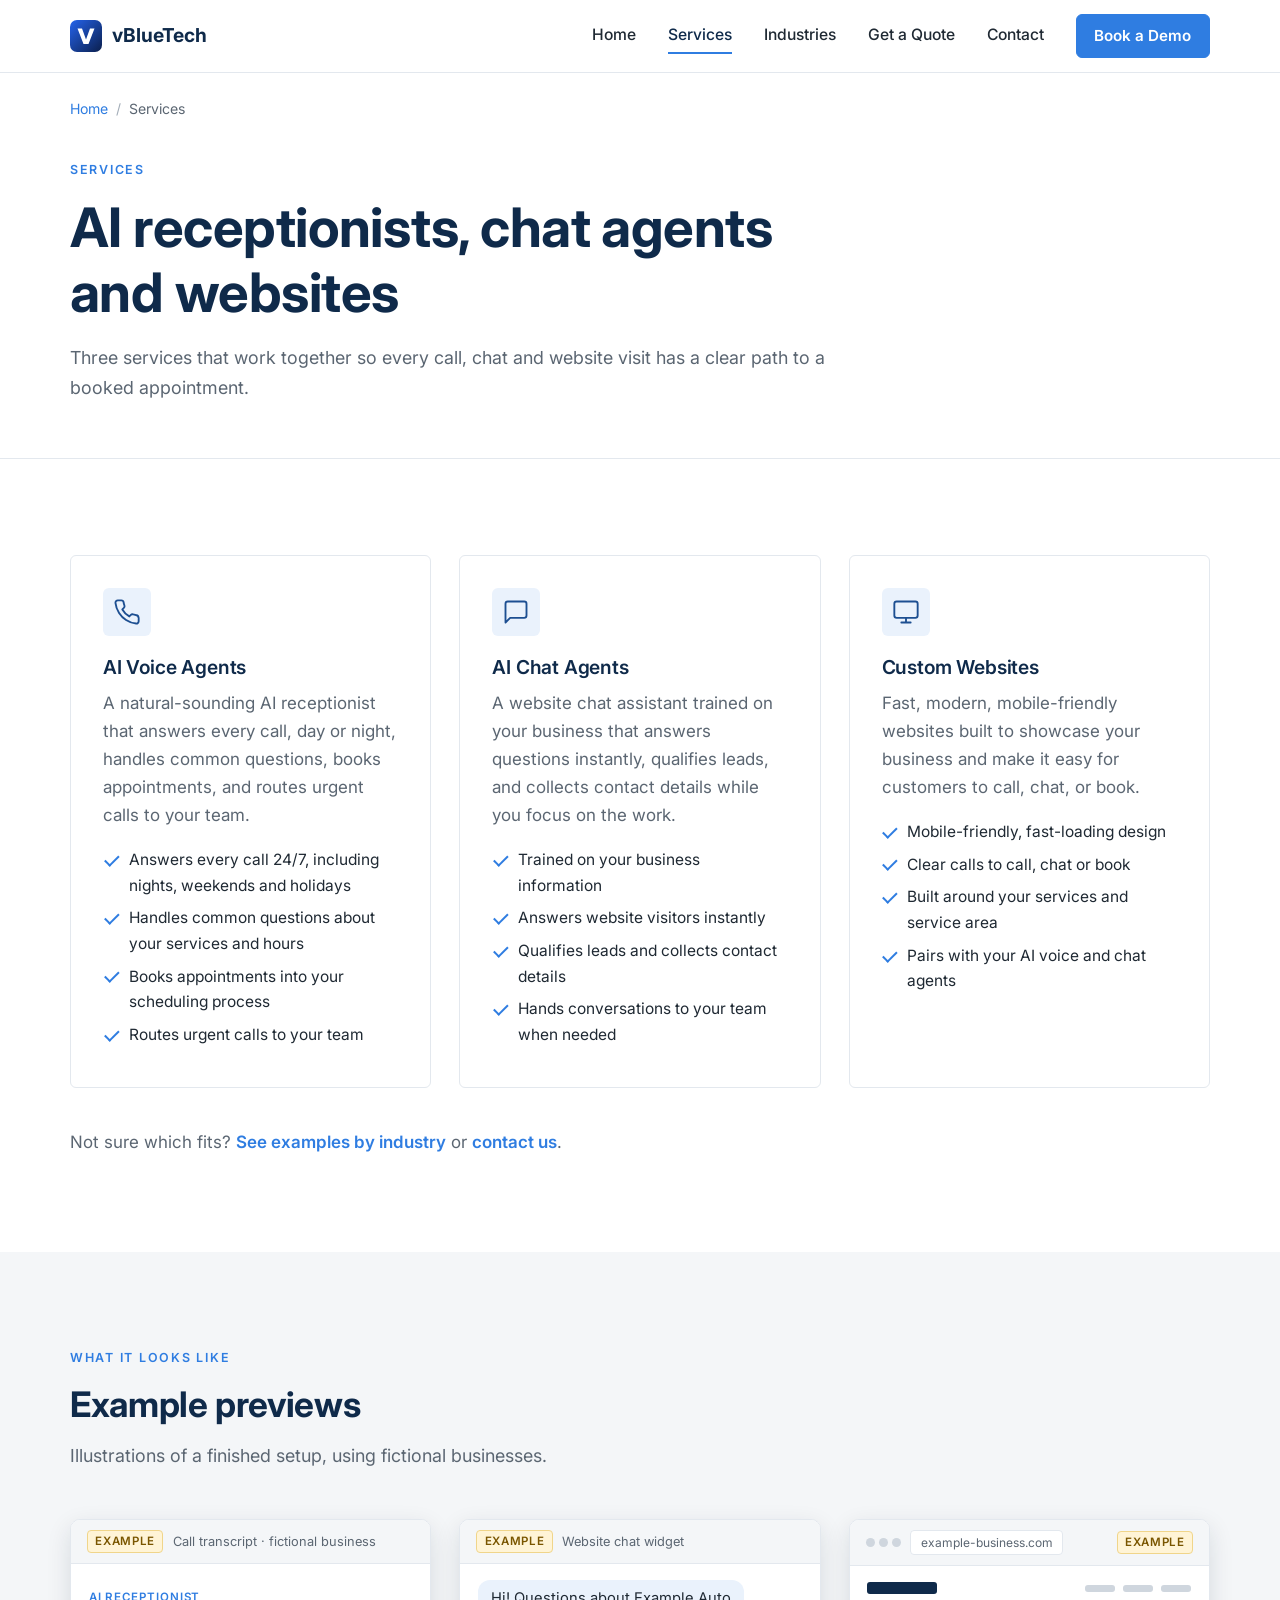
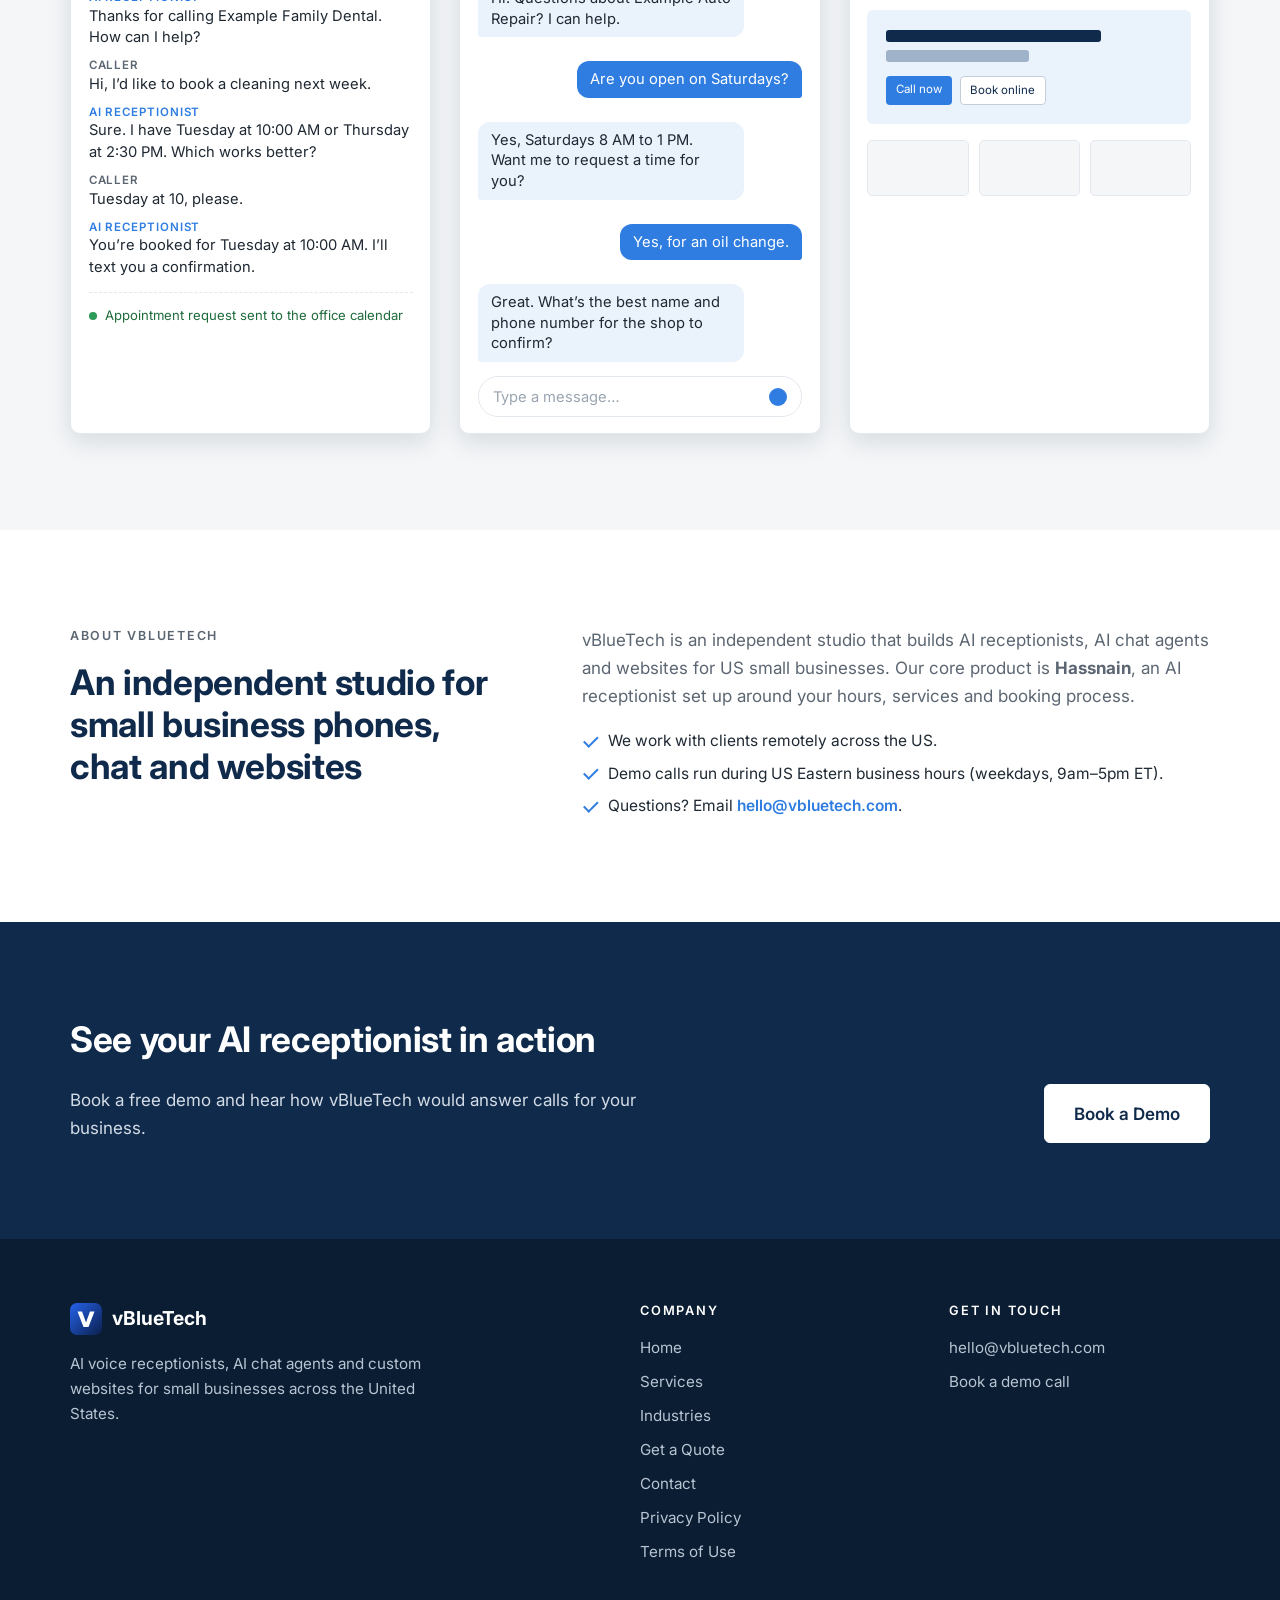
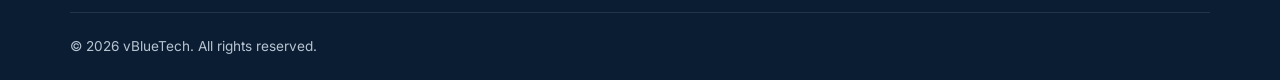
<file: services/index.html>
<!DOCTYPE html>
<html lang="en">
<head>
<meta charset="UTF-8">
<meta name="viewport" content="width=device-width, initial-scale=1">
<title>AI Voice Agents, Chat Agents & Websites | vBlueTech Services</title>
<meta name="description" content="Explore vBlueTech services: AI voice receptionists that answer and book calls 24/7, AI website chat agents that qualify leads, and custom small business websites.">
<link rel="canonical" href="https://vbluetech.com/services/">
<meta name="theme-color" content="#1d4ed8">
<link rel="icon" href="/favicon.svg" type="image/svg+xml">
<link rel="icon" href="/favicon-32x32.png" type="image/png" sizes="32x32">
<link rel="apple-touch-icon" href="/apple-touch-icon.png">
<link rel="manifest" href="/site.webmanifest">
<meta property="og:type" content="website">
<meta property="og:site_name" content="vBlueTech">
<meta property="og:title" content="AI Voice Agents, Chat Agents & Websites | vBlueTech Services">
<meta property="og:description" content="Explore vBlueTech services: AI voice receptionists that answer and book calls 24/7, AI website chat agents that qualify leads, and custom small business websites.">
<meta property="og:url" content="https://vbluetech.com/services/">
<meta property="og:image" content="https://vbluetech.com/og-image.png">
<meta property="og:image:width" content="1200">
<meta property="og:image:height" content="630">
<meta property="og:image:alt" content="vBlueTech – AI receptionists, chat agents and websites for small businesses">
<meta name="twitter:card" content="summary_large_image">
<meta name="twitter:title" content="AI Voice Agents, Chat Agents & Websites | vBlueTech Services">
<meta name="twitter:description" content="Explore vBlueTech services: AI voice receptionists that answer and book calls 24/7, AI website chat agents that qualify leads, and custom small business websites.">
<meta name="twitter:image" content="https://vbluetech.com/og-image.png">
<link rel="preconnect" href="https://fonts.googleapis.com">
<link rel="preconnect" href="https://fonts.gstatic.com" crossorigin>
<link href="https://fonts.googleapis.com/css2?family=Inter:wght@400;500;600;700;800&display=swap" rel="stylesheet">
<link rel="stylesheet" href="/styles.css">
<script type="application/ld+json">{"@context": "https://schema.org", "@type": "BreadcrumbList", "itemListElement": [{"@type": "ListItem", "position": 1, "name": "Home", "item": "https://vbluetech.com/"}, {"@type": "ListItem", "position": 2, "name": "Services", "item": "https://vbluetech.com/services/"}]}</script>
</head>
<body>
<a class="skip" href="#main">Skip to content</a>
<header class="nav">
  <div class="container nav-inner">
    <a href="/" class="logo"><img src="/favicon.svg" alt="" width="36" height="36" class="logo-img">vBlueTech</a>
    <button class="hamburger" aria-label="Toggle menu" aria-expanded="false" aria-controls="nav-links"><span></span><span></span><span></span></button>
    <nav id="nav-links" class="nav-links" aria-label="Main">
      <a href="/">Home</a>
      <a href="/services/" aria-current="page">Services</a>
      <a href="/industries/">Industries</a>
      <a href="/#quote">Get a Quote</a>
      <a href="/contact/">Contact</a>
      <a href="https://calendly.com/vbluetech/vbluetech-demo-call" class="btn btn-sm" target="_blank" rel="noopener">Book a Demo</a>
    </nav>
  </div>
</header>
<main id="main">
<nav class="breadcrumbs container" aria-label="Breadcrumb"><ol><li><a href="/">Home</a></li><li aria-current="page">Services</li></ol></nav>
<section class="page-hero"><div class="container"><p class="eyebrow">Services</p><h1>AI receptionists, chat agents and websites</h1><p class="lead">Three services that work together so every call, chat and website visit has a clear path to a booked appointment.</p></div></section>
<section class="section"><div class="container"><div class="grid grid-3">
    <article class="card"><div class="icon" aria-hidden="true"><svg viewBox="0 0 24 24" width="28" height="28" fill="none" stroke="currentColor" stroke-width="1.6" stroke-linecap="round" stroke-linejoin="round" aria-hidden="true" focusable="false"><path d="M22 16.9v3a2 2 0 0 1-2.2 2 19.8 19.8 0 0 1-8.6-3.1 19.5 19.5 0 0 1-6-6A19.8 19.8 0 0 1 2.1 4.2 2 2 0 0 1 4.1 2h3a2 2 0 0 1 2 1.7c.1.9.4 1.8.7 2.7a2 2 0 0 1-.5 2.1L8 9.8a16 16 0 0 0 6 6l1.3-1.3a2 2 0 0 1 2.1-.4c.9.3 1.8.6 2.7.7a2 2 0 0 1 1.7 2z"/></svg></div><h2 class="h3">AI Voice Agents</h2><p>A natural-sounding AI receptionist that answers every call, day or night, handles common questions, books appointments, and routes urgent calls to your team.</p><ul class="ticks"><li>Answers every call 24/7, including nights, weekends and holidays</li><li>Handles common questions about your services and hours</li><li>Books appointments into your scheduling process</li><li>Routes urgent calls to your team</li></ul></article>
    <article class="card"><div class="icon" aria-hidden="true"><svg viewBox="0 0 24 24" width="28" height="28" fill="none" stroke="currentColor" stroke-width="1.6" stroke-linecap="round" stroke-linejoin="round" aria-hidden="true" focusable="false"><path d="M21 15a2 2 0 0 1-2 2H7l-4 4V5a2 2 0 0 1 2-2h14a2 2 0 0 1 2 2z"/></svg></div><h2 class="h3">AI Chat Agents</h2><p>A website chat assistant trained on your business that answers questions instantly, qualifies leads, and collects contact details while you focus on the work.</p><ul class="ticks"><li>Trained on your business information</li><li>Answers website visitors instantly</li><li>Qualifies leads and collects contact details</li><li>Hands conversations to your team when needed</li></ul></article>
    <article class="card"><div class="icon" aria-hidden="true"><svg viewBox="0 0 24 24" width="28" height="28" fill="none" stroke="currentColor" stroke-width="1.6" stroke-linecap="round" stroke-linejoin="round" aria-hidden="true" focusable="false"><rect x="2" y="3" width="20" height="14" rx="2"/><path d="M8 21h8M12 17v4"/></svg></div><h2 class="h3">Custom Websites</h2><p>Fast, modern, mobile-friendly websites built to showcase your business and make it easy for customers to call, chat, or book.</p><ul class="ticks"><li>Mobile-friendly, fast-loading design</li><li>Clear calls to call, chat or book</li><li>Built around your services and service area</li><li>Pairs with your AI voice and chat agents</li></ul></article>
</div><p class="more">Not sure which fits? <a href="/industries/">See examples by industry</a> or <a href="/contact/">contact us</a>.</p></div></section>
<section class="section section-alt" aria-labelledby="mock-heading"><div class="container">
  <div class="section-head"><p class="eyebrow">What it looks like</p><h2 id="mock-heading">Example previews</h2><p class="lead">Illustrations of a finished setup, using fictional businesses.</p></div>
  <div class="mock-row three">
<figure class="mock mock-call" role="img" aria-label="Example call transcript: an AI receptionist answers a call for a fictional dental office and books a cleaning appointment for Tuesday at 10 AM.">
  <div class="mock-bar"><span class="mock-tag">Example</span><span>Call transcript &middot; fictional business</span></div>
  <div class="mock-body" aria-hidden="true">
    <p class="ln ai"><b>AI receptionist</b>Thanks for calling Example Family Dental. How can I help?</p>
    <p class="ln caller"><b>Caller</b>Hi, I&rsquo;d like to book a cleaning next week.</p>
    <p class="ln ai"><b>AI receptionist</b>Sure. I have Tuesday at 10:00 AM or Thursday at 2:30 PM. Which works better?</p>
    <p class="ln caller"><b>Caller</b>Tuesday at 10, please.</p>
    <p class="ln ai"><b>AI receptionist</b>You&rsquo;re booked for Tuesday at 10:00 AM. I&rsquo;ll text you a confirmation.</p>
    <p class="mock-status"><span class="dot"></span>Appointment request sent to the office calendar</p>
  </div>
</figure>
<figure class="mock mock-chat" role="img" aria-label="Example website chat: a visitor asks a fictional auto repair shop about Saturday hours and the chat agent answers and offers to collect contact details.">
  <div class="mock-bar"><span class="mock-tag">Example</span><span>Website chat widget</span></div>
  <div class="mock-body chat" aria-hidden="true">
    <p class="bubble bot">Hi! Questions about Example Auto Repair? I can help.</p>
    <p class="bubble me">Are you open on Saturdays?</p>
    <p class="bubble bot">Yes, Saturdays 8 AM to 1 PM. Want me to request a time for you?</p>
    <p class="bubble me">Yes, for an oil change.</p>
    <p class="bubble bot">Great. What&rsquo;s the best name and phone number for the shop to confirm?</p>
    <div class="chat-input"><span>Type a message&hellip;</span><span class="send"></span></div>
  </div>
</figure>
<figure class="mock mock-site" role="img" aria-label="Example website layout preview: a simple small business homepage with a navigation bar, headline, call and book buttons, and three service blocks.">
  <div class="mock-bar browser"><span class="dots"><i></i><i></i><i></i></span><span class="url">example-business.com</span><span class="mock-tag">Example</span></div>
  <div class="mock-body site" aria-hidden="true">
    <div class="s-nav"><span class="s-logo"></span><span class="s-links"><i></i><i></i><i></i></span></div>
    <div class="s-hero"><span class="s-h"></span><span class="s-h short"></span><span class="s-btns"><em>Call now</em><em class="alt">Book online</em></span></div>
    <div class="s-cols"><span></span><span></span><span></span></div>
  </div>
</figure>
  </div>
</div></section>
<section class="section about" aria-labelledby="about-heading">
  <div class="container about-grid">
    <div><p class="eyebrow">About vBlueTech</p><h2 id="about-heading">An independent studio for small business phones, chat and websites</h2></div>
    <div><p>vBlueTech is an independent studio that builds AI receptionists, AI chat agents and websites for US small businesses. Our core product is <strong>Hassnain</strong>, an AI receptionist set up around your hours, services and booking process.</p>
    <ul class="ticks"><li>We work with clients remotely across the US.</li><li>Demo calls run during US Eastern business hours (weekdays, 9am&ndash;5pm ET).</li><li>Questions? Email <a class="text-link" href="mailto:hello@vbluetech.com">hello@vbluetech.com</a>.</li></ul></div>
  </div>
</section>
<section class="section cta-band">
  <div class="container cta-inner">
    <h2>See your AI receptionist in action</h2>
    <p>Book a free demo and hear how vBlueTech would answer calls for your business.</p>
    <a href="https://calendly.com/vbluetech/vbluetech-demo-call" class="btn btn-light btn-lg" target="_blank" rel="noopener">Book a Demo</a>
  </div>
</section>
</main>
<footer class="footer">
  <div class="container footer-grid">
    <div><a href="/" class="logo logo-light"><img src="/favicon.svg" alt="" width="32" height="32" class="logo-img">vBlueTech</a>
      <p>AI voice receptionists, AI chat agents and custom websites for small businesses across the United States.</p></div>
    <nav aria-label="Footer"><h2 class="foot-h">Company</h2><a href="/">Home</a><a href="/services/">Services</a><a href="/industries/">Industries</a><a href="/#quote">Get a Quote</a><a href="/contact/">Contact</a><a href="/privacy/">Privacy Policy</a><a href="/terms/">Terms of Use</a></nav>
    <div><h2 class="foot-h">Get in touch</h2><a href="mailto:hello@vbluetech.com">hello@vbluetech.com</a><a href="https://calendly.com/vbluetech/vbluetech-demo-call" target="_blank" rel="noopener">Book a demo call</a></div>
  </div>
  <div class="container footer-bottom"><p>&copy; 2026 vBlueTech. All rights reserved.</p></div>
</footer>
<script src="/script.js" defer></script>
</body>
</html>
</file>
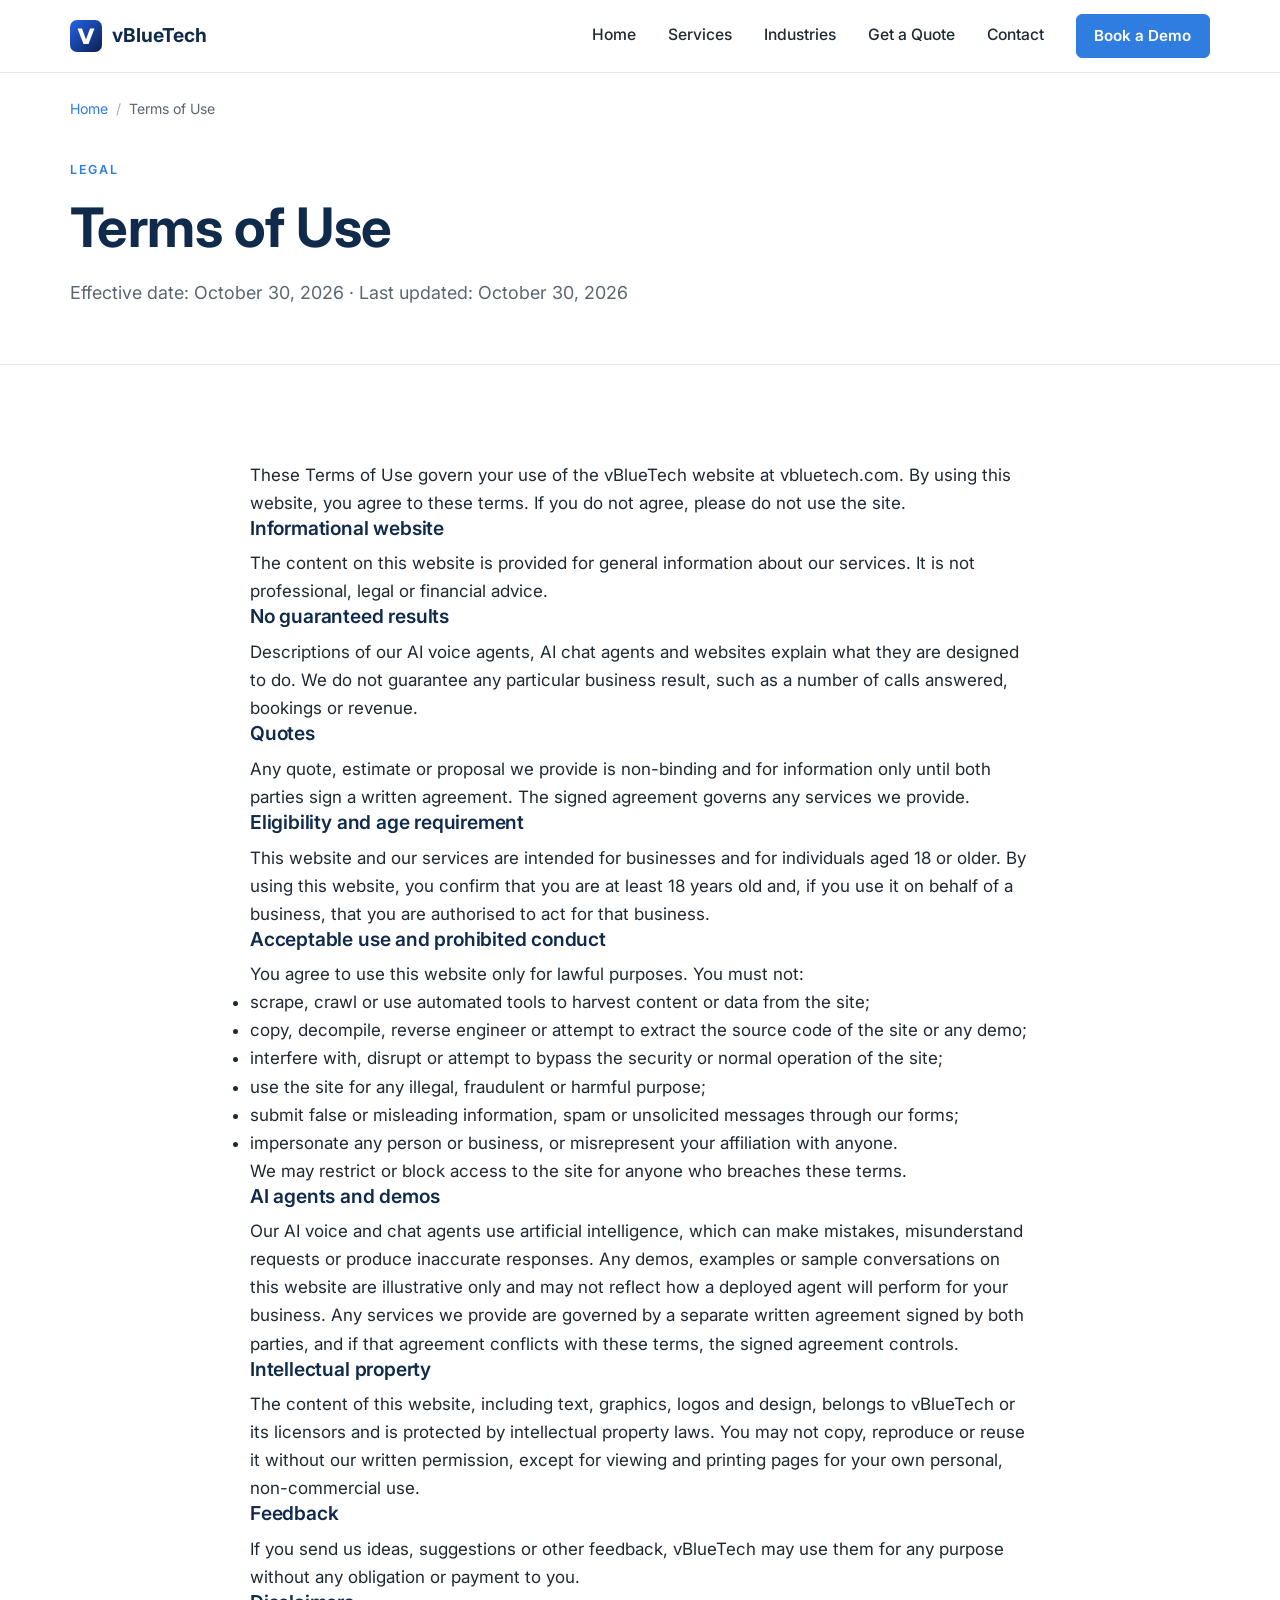
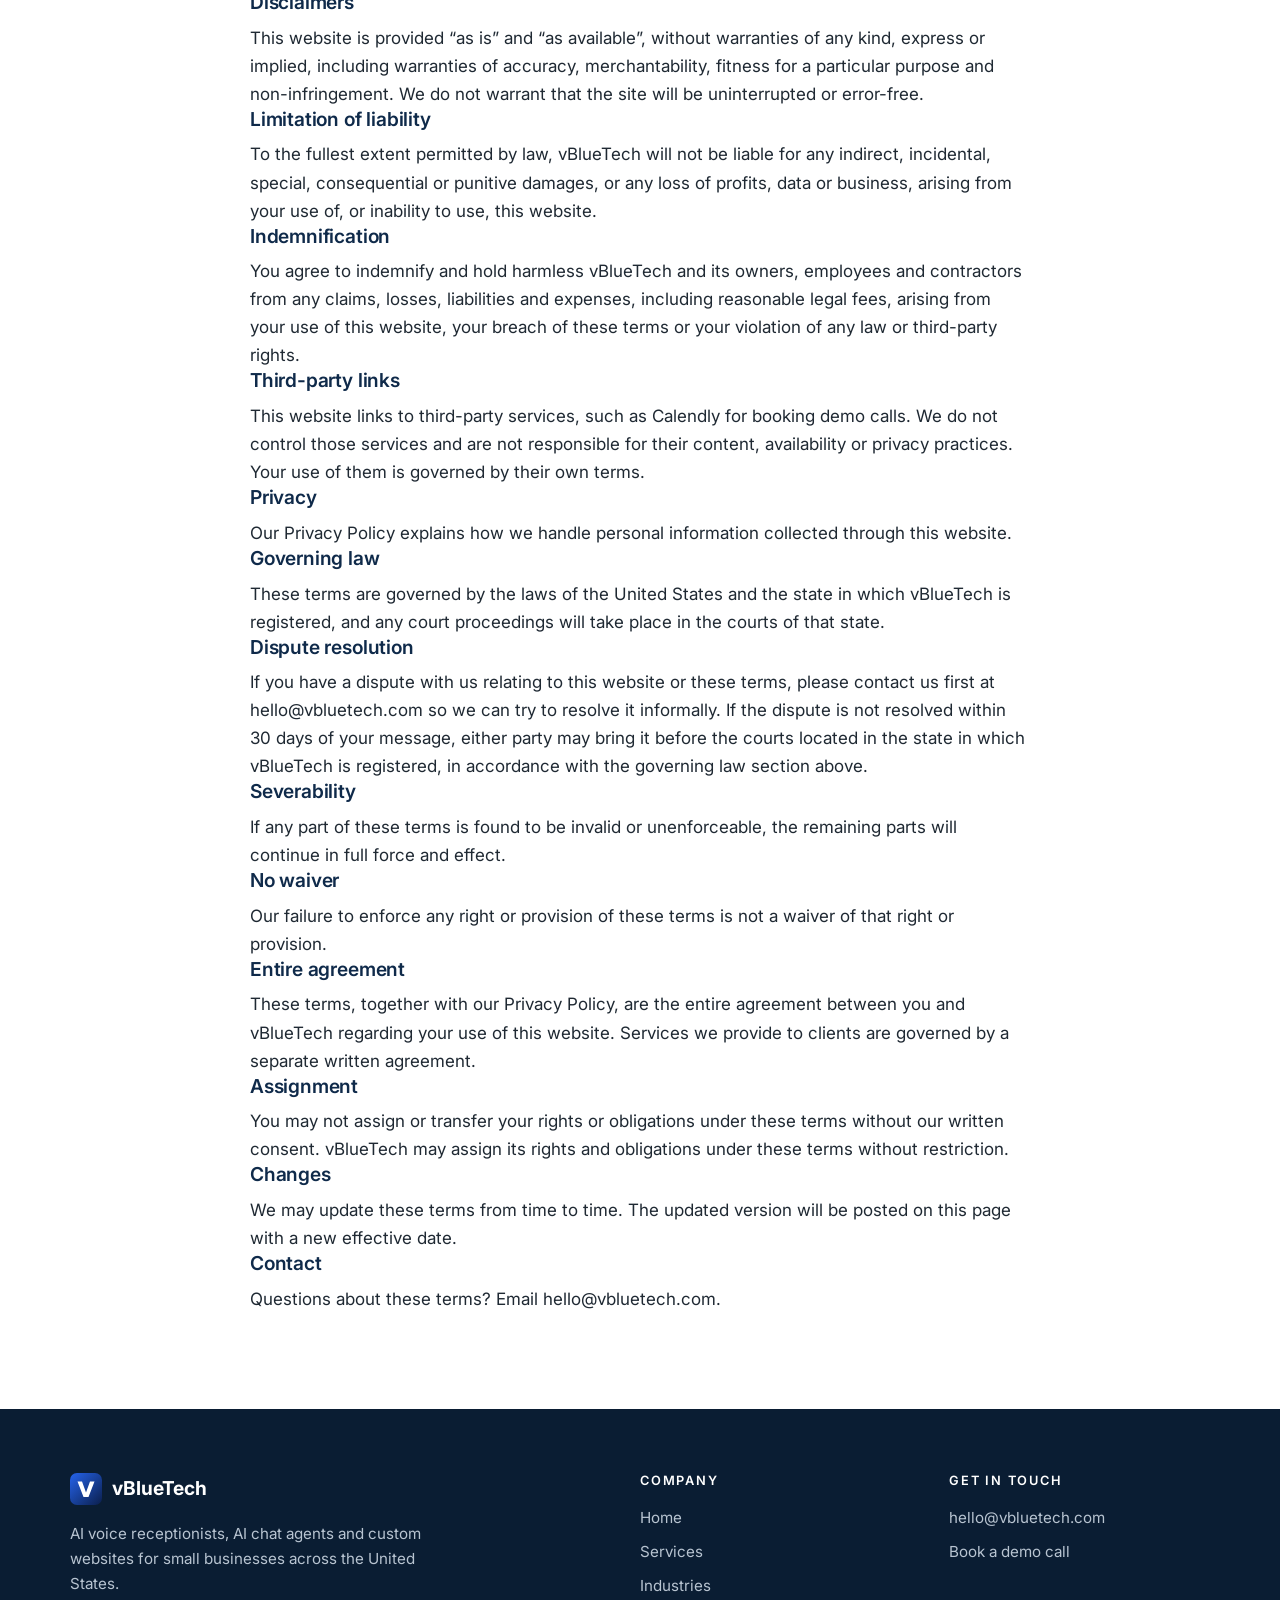
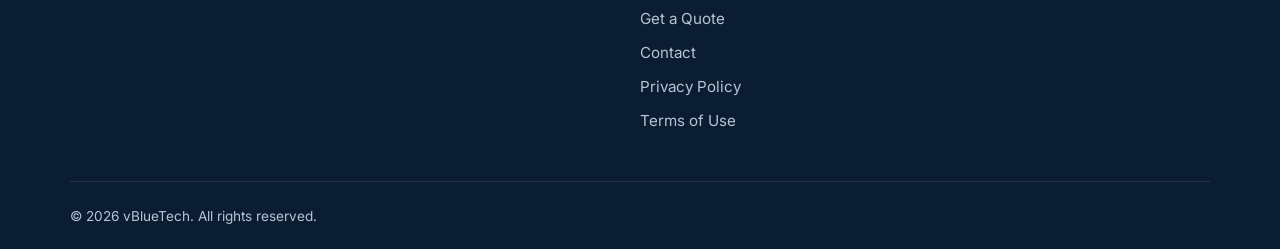
<file: terms/index.html>
<!DOCTYPE html>
<html lang="en">
<head>
<meta charset="UTF-8">
<meta name="viewport" content="width=device-width, initial-scale=1">
<title>Terms of Use | vBlueTech</title>
<meta name="description" content="Terms of use for the vBlueTech website: informational content, non-binding quotes, intellectual property, disclaimers, limitation of liability and third-party links.">
<link rel="canonical" href="https://vbluetech.com/terms/">
<meta name="theme-color" content="#1d4ed8">
<link rel="icon" href="/favicon.svg" type="image/svg+xml">
<link rel="icon" href="/favicon-32x32.png" type="image/png" sizes="32x32">
<link rel="apple-touch-icon" href="/apple-touch-icon.png">
<link rel="manifest" href="/site.webmanifest">
<meta property="og:type" content="website">
<meta property="og:site_name" content="vBlueTech">
<meta property="og:title" content="Terms of Use | vBlueTech">
<meta property="og:description" content="Terms of use for the vBlueTech website: informational content, non-binding quotes, intellectual property, disclaimers, limitation of liability and third-party links.">
<meta property="og:url" content="https://vbluetech.com/terms/">
<meta property="og:image" content="https://vbluetech.com/og-image.png">
<meta property="og:image:width" content="1200">
<meta property="og:image:height" content="630">
<meta property="og:image:alt" content="vBlueTech – AI receptionists, chat agents and websites for small businesses">
<meta name="twitter:card" content="summary_large_image">
<meta name="twitter:title" content="Terms of Use | vBlueTech">
<meta name="twitter:description" content="Terms of use for the vBlueTech website: informational content, non-binding quotes, intellectual property, disclaimers, limitation of liability and third-party links.">
<meta name="twitter:image" content="https://vbluetech.com/og-image.png">
<link rel="preconnect" href="https://fonts.googleapis.com">
<link rel="preconnect" href="https://fonts.gstatic.com" crossorigin>
<link href="https://fonts.googleapis.com/css2?family=Inter:wght@400;500;600;700;800&display=swap" rel="stylesheet">
<link rel="stylesheet" href="/styles.css">
<script type="application/ld+json">{"@context": "https://schema.org", "@type": "BreadcrumbList", "itemListElement": [{"@type": "ListItem", "position": 1, "name": "Home", "item": "https://vbluetech.com/"}, {"@type": "ListItem", "position": 2, "name": "Terms of Use", "item": "https://vbluetech.com/terms/"}]}</script>
</head>
<body>
<a class="skip" href="#main">Skip to content</a>
<header class="nav">
  <div class="container nav-inner">
    <a href="/" class="logo"><img src="/favicon.svg" alt="" width="36" height="36" class="logo-img">vBlueTech</a>
    <button class="hamburger" aria-label="Toggle menu" aria-expanded="false" aria-controls="nav-links"><span></span><span></span><span></span></button>
    <nav id="nav-links" class="nav-links" aria-label="Main">
      <a href="/">Home</a>
      <a href="/services/">Services</a>
      <a href="/industries/">Industries</a>
      <a href="/#quote">Get a Quote</a>
      <a href="/contact/">Contact</a>
      <a href="https://calendly.com/vbluetech/vbluetech-demo-call" class="btn btn-sm" target="_blank" rel="noopener">Book a Demo</a>
    </nav>
  </div>
</header>
<main id="main">
<nav class="breadcrumbs container" aria-label="Breadcrumb"><ol><li><a href="/">Home</a></li><li aria-current="page">Terms of Use</li></ol></nav>
<section class="page-hero"><div class="container"><p class="eyebrow">Legal</p><h1>Terms of Use</h1><p class="lead">Effective date: October 30, 2026 &middot; Last updated: October 30, 2026</p></div></section>
<section class="section"><div class="container" style="max-width:780px">
<p>These Terms of Use govern your use of the vBlueTech website at vbluetech.com. By using this website, you agree to these terms. If you do not agree, please do not use the site.</p>
<h2 class="h3">Informational website</h2>
<p>The content on this website is provided for general information about our services. It is not professional, legal or financial advice.</p>
<h2 class="h3">No guaranteed results</h2>
<p>Descriptions of our AI voice agents, AI chat agents and websites explain what they are designed to do. We do not guarantee any particular business result, such as a number of calls answered, bookings or revenue.</p>
<h2 class="h3">Quotes</h2>
<p>Any quote, estimate or proposal we provide is non-binding and for information only until both parties sign a written agreement. The signed agreement governs any services we provide.</p>
<h2 class="h3">Eligibility and age requirement</h2>
<p>This website and our services are intended for businesses and for individuals aged 18 or older. By using this website, you confirm that you are at least 18 years old and, if you use it on behalf of a business, that you are authorised to act for that business.</p>
<h2 class="h3">Acceptable use and prohibited conduct</h2>
<p>You agree to use this website only for lawful purposes. You must not:</p>
<ul>
<li>scrape, crawl or use automated tools to harvest content or data from the site;</li>
<li>copy, decompile, reverse engineer or attempt to extract the source code of the site or any demo;</li>
<li>interfere with, disrupt or attempt to bypass the security or normal operation of the site;</li>
<li>use the site for any illegal, fraudulent or harmful purpose;</li>
<li>submit false or misleading information, spam or unsolicited messages through our forms;</li>
<li>impersonate any person or business, or misrepresent your affiliation with anyone.</li>
</ul>
<p>We may restrict or block access to the site for anyone who breaches these terms.</p>
<h2 class="h3">AI agents and demos</h2>
<p>Our AI voice and chat agents use artificial intelligence, which can make mistakes, misunderstand requests or produce inaccurate responses. Any demos, examples or sample conversations on this website are illustrative only and may not reflect how a deployed agent will perform for your business. Any services we provide are governed by a separate written agreement signed by both parties, and if that agreement conflicts with these terms, the signed agreement controls.</p>
<h2 class="h3">Intellectual property</h2>
<p>The content of this website, including text, graphics, logos and design, belongs to vBlueTech or its licensors and is protected by intellectual property laws. You may not copy, reproduce or reuse it without our written permission, except for viewing and printing pages for your own personal, non-commercial use.</p>
<h2 class="h3">Feedback</h2>
<p>If you send us ideas, suggestions or other feedback, vBlueTech may use them for any purpose without any obligation or payment to you.</p>
<h2 class="h3">Disclaimers</h2>
<p>This website is provided &ldquo;as is&rdquo; and &ldquo;as available&rdquo;, without warranties of any kind, express or implied, including warranties of accuracy, merchantability, fitness for a particular purpose and non-infringement. We do not warrant that the site will be uninterrupted or error-free.</p>
<h2 class="h3">Limitation of liability</h2>
<p>To the fullest extent permitted by law, vBlueTech will not be liable for any indirect, incidental, special, consequential or punitive damages, or any loss of profits, data or business, arising from your use of, or inability to use, this website.</p>
<h2 class="h3">Indemnification</h2>
<p>You agree to indemnify and hold harmless vBlueTech and its owners, employees and contractors from any claims, losses, liabilities and expenses, including reasonable legal fees, arising from your use of this website, your breach of these terms or your violation of any law or third-party rights.</p>
<h2 class="h3">Third-party links</h2>
<p>This website links to third-party services, such as Calendly for booking demo calls. We do not control those services and are not responsible for their content, availability or privacy practices. Your use of them is governed by their own terms.</p>
<h2 class="h3">Privacy</h2>
<p>Our <a href="/privacy/">Privacy Policy</a> explains how we handle personal information collected through this website.</p>
<h2 class="h3">Governing law</h2>
<p>These terms are governed by the laws of the United States and the state in which vBlueTech is registered, and any court proceedings will take place in the courts of that state.</p>
<h2 class="h3">Dispute resolution</h2>
<p>If you have a dispute with us relating to this website or these terms, please contact us first at <a href="mailto:hello@vbluetech.com">hello@vbluetech.com</a> so we can try to resolve it informally. If the dispute is not resolved within 30 days of your message, either party may bring it before the courts located in the state in which vBlueTech is registered, in accordance with the governing law section above.</p>
<h2 class="h3">Severability</h2>
<p>If any part of these terms is found to be invalid or unenforceable, the remaining parts will continue in full force and effect.</p>
<h2 class="h3">No waiver</h2>
<p>Our failure to enforce any right or provision of these terms is not a waiver of that right or provision.</p>
<h2 class="h3">Entire agreement</h2>
<p>These terms, together with our <a href="/privacy/">Privacy Policy</a>, are the entire agreement between you and vBlueTech regarding your use of this website. Services we provide to clients are governed by a separate written agreement.</p>
<h2 class="h3">Assignment</h2>
<p>You may not assign or transfer your rights or obligations under these terms without our written consent. vBlueTech may assign its rights and obligations under these terms without restriction.</p>
<h2 class="h3">Changes</h2>
<p>We may update these terms from time to time. The updated version will be posted on this page with a new effective date.</p>
<h2 class="h3">Contact</h2>
<p>Questions about these terms? Email <a href="mailto:hello@vbluetech.com">hello@vbluetech.com</a>.</p>
</div></section>
</main>
<footer class="footer">
  <div class="container footer-grid">
    <div><a href="/" class="logo logo-light"><img src="/favicon.svg" alt="" width="32" height="32" class="logo-img">vBlueTech</a>
      <p>AI voice receptionists, AI chat agents and custom websites for small businesses across the United States.</p></div>
    <nav aria-label="Footer"><h2 class="foot-h">Company</h2><a href="/">Home</a><a href="/services/">Services</a><a href="/industries/">Industries</a><a href="/#quote">Get a Quote</a><a href="/contact/">Contact</a><a href="/privacy/">Privacy Policy</a><a href="/terms/">Terms of Use</a></nav>
    <div><h2 class="foot-h">Get in touch</h2><a href="mailto:hello@vbluetech.com">hello@vbluetech.com</a><a href="https://calendly.com/vbluetech/vbluetech-demo-call" target="_blank" rel="noopener">Book a demo call</a></div>
  </div>
  <div class="container footer-bottom"><p>&copy; 2026 vBlueTech. All rights reserved.</p></div>
</footer>
<script src="/script.js" defer></script>
</body>
</html>
</file>
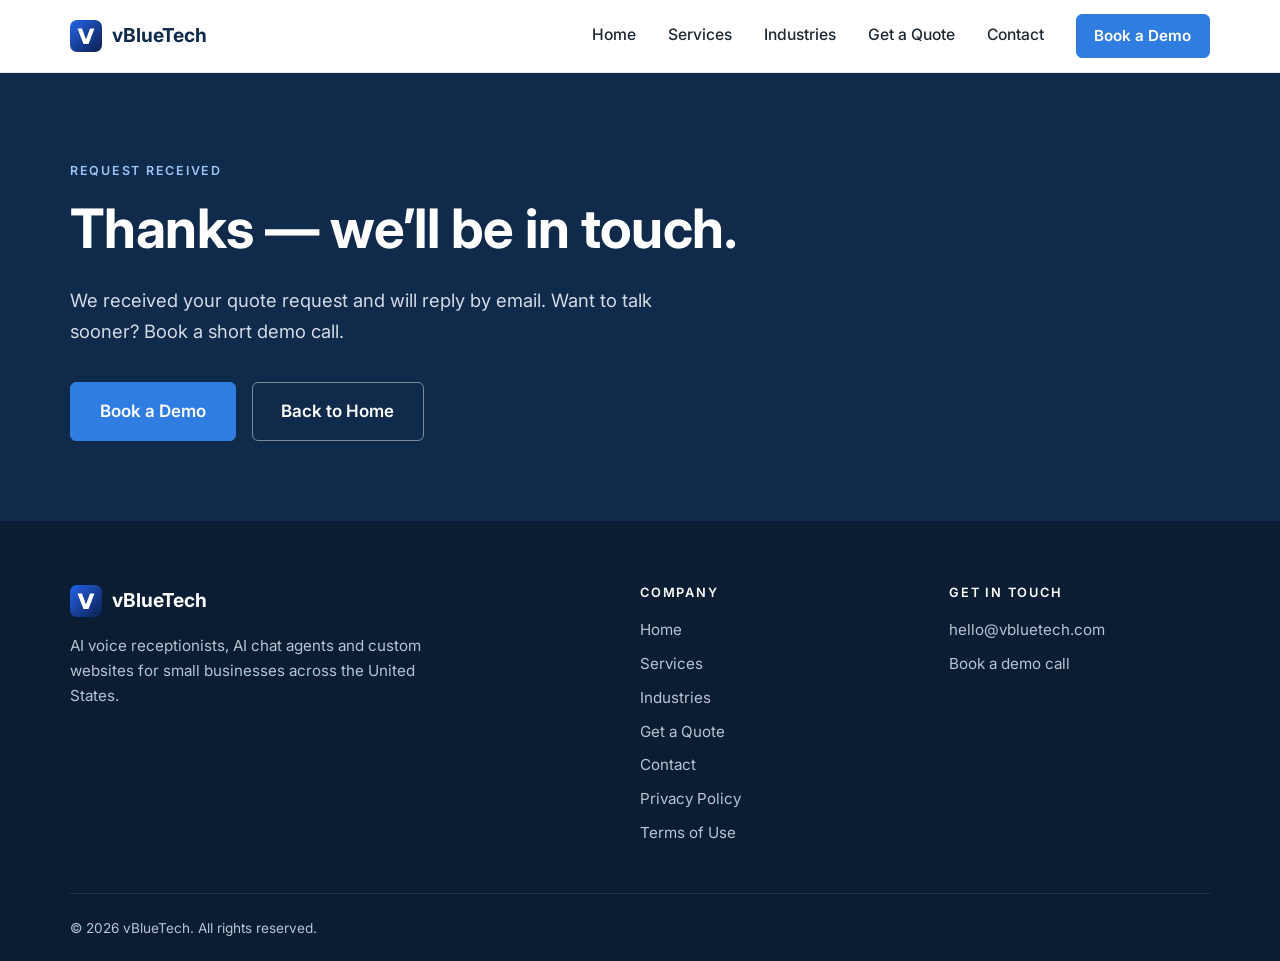
<file: thanks/index.html>
<!DOCTYPE html>
<html lang="en">
<head>
<meta charset="UTF-8">
<meta name="viewport" content="width=device-width, initial-scale=1">
<title>Thanks for Your Quote Request | vBlueTech</title>
<meta name="description" content="Thanks for contacting vBlueTech. We received your quote request and will reply by email.">
<meta name="robots" content="noindex">
<meta name="theme-color" content="#1d4ed8">
<link rel="icon" href="/favicon.svg" type="image/svg+xml">
<link rel="icon" href="/favicon-32x32.png" type="image/png" sizes="32x32">
<link rel="apple-touch-icon" href="/apple-touch-icon.png">
<link rel="manifest" href="/site.webmanifest">
<meta property="og:type" content="website">
<meta property="og:site_name" content="vBlueTech">
<meta property="og:title" content="Thanks for Your Quote Request | vBlueTech">
<meta property="og:description" content="Thanks for contacting vBlueTech. We received your quote request and will reply by email.">

<meta property="og:image" content="https://vbluetech.com/og-image.png">
<meta property="og:image:width" content="1200">
<meta property="og:image:height" content="630">
<meta property="og:image:alt" content="vBlueTech – AI receptionists, chat agents and websites for small businesses">
<meta name="twitter:card" content="summary_large_image">
<meta name="twitter:title" content="Thanks for Your Quote Request | vBlueTech">
<meta name="twitter:description" content="Thanks for contacting vBlueTech. We received your quote request and will reply by email.">
<meta name="twitter:image" content="https://vbluetech.com/og-image.png">
<link rel="preconnect" href="https://fonts.googleapis.com">
<link rel="preconnect" href="https://fonts.gstatic.com" crossorigin>
<link href="https://fonts.googleapis.com/css2?family=Inter:wght@400;500;600;700;800&display=swap" rel="stylesheet">
<link rel="stylesheet" href="/styles.css">
</head>
<body>
<a class="skip" href="#main">Skip to content</a>
<header class="nav">
  <div class="container nav-inner">
    <a href="/" class="logo"><img src="/favicon.svg" alt="" width="36" height="36" class="logo-img">vBlueTech</a>
    <button class="hamburger" aria-label="Toggle menu" aria-expanded="false" aria-controls="nav-links"><span></span><span></span><span></span></button>
    <nav id="nav-links" class="nav-links" aria-label="Main">
      <a href="/">Home</a>
      <a href="/services/">Services</a>
      <a href="/industries/">Industries</a>
      <a href="/#quote">Get a Quote</a>
      <a href="/contact/">Contact</a>
      <a href="https://calendly.com/vbluetech/vbluetech-demo-call" class="btn btn-sm" target="_blank" rel="noopener">Book a Demo</a>
    </nav>
  </div>
</header>
<main id="main">
<section class="hero"><div class="container hero-inner"><p class="eyebrow">Request received</p><h1>Thanks &mdash; we&rsquo;ll be in touch.</h1><p class="lead">We received your quote request and will reply by email. Want to talk sooner? Book a short demo call.</p>
<div class="hero-ctas"><a href="https://calendly.com/vbluetech/vbluetech-demo-call" class="btn btn-lg" target="_blank" rel="noopener">Book a Demo</a><a href="/" class="btn btn-ghost btn-lg">Back to Home</a></div></div></section>
</main>
<footer class="footer">
  <div class="container footer-grid">
    <div><a href="/" class="logo logo-light"><img src="/favicon.svg" alt="" width="32" height="32" class="logo-img">vBlueTech</a>
      <p>AI voice receptionists, AI chat agents and custom websites for small businesses across the United States.</p></div>
    <nav aria-label="Footer"><h2 class="foot-h">Company</h2><a href="/">Home</a><a href="/services/">Services</a><a href="/industries/">Industries</a><a href="/#quote">Get a Quote</a><a href="/contact/">Contact</a><a href="/privacy/">Privacy Policy</a><a href="/terms/">Terms of Use</a></nav>
    <div><h2 class="foot-h">Get in touch</h2><a href="mailto:hello@vbluetech.com">hello@vbluetech.com</a><a href="https://calendly.com/vbluetech/vbluetech-demo-call" target="_blank" rel="noopener">Book a demo call</a></div>
  </div>
  <div class="container footer-bottom"><p>&copy; 2026 vBlueTech. All rights reserved.</p></div>
</footer>
<script src="/script.js" defer></script>
</body>
</html>
</file>
<file: styles.css>
:root{--navy:#0f2a4a;--navy-900:#0a1d33;--blue:#1d4f91;--accent:#2f7de1;--ink:#1f2933;--muted:#5b6672;--line:#e3e8ee;--gray:#f4f6f8;--bg:#fff;--radius:6px}
*{box-sizing:border-box;margin:0;padding:0}
html{scroll-behavior:smooth;scroll-padding-top:88px}
body{font-family:Inter,system-ui,-apple-system,"Segoe UI",Roboto,sans-serif;color:var(--ink);background:var(--bg);line-height:1.65;font-size:17px}
a{color:inherit;text-decoration:none}
img,svg{display:block}
.container{width:min(1140px,90%);margin:0 auto}
h1,h2,h3{color:var(--navy);line-height:1.2;letter-spacing:-.01em}
h1{font-size:clamp(2.2rem,5vw,3.4rem);font-weight:700}
h2{font-size:clamp(1.6rem,3vw,2.2rem);font-weight:700}
h3,.h3{font-size:1.2rem;font-weight:600;margin-bottom:.6rem;color:var(--navy)}
p+p{margin-top:1rem}
.eyebrow{text-transform:uppercase;letter-spacing:.14em;font-size:.78rem;font-weight:600;color:var(--accent);margin-bottom:.9rem}
.skip{position:absolute;left:-999px;top:0;background:#fff;padding:.5rem 1rem;z-index:100}.skip:focus{left:1rem}
:focus-visible{outline:2px solid var(--accent);outline-offset:2px}
.btn{display:inline-block;background:var(--accent);color:#fff;font-weight:600;padding:.75rem 1.5rem;border-radius:var(--radius);border:1px solid var(--accent);transition:background .2s,border-color .2s,color .2s}
.btn:hover{background:var(--blue);border-color:var(--blue)}
.btn-sm{padding:.55rem 1.1rem;font-size:.95rem}
.btn-lg{padding:.9rem 1.8rem}
.btn-ghost{background:transparent;color:var(--navy);border-color:#c5ced8}
.btn-ghost:hover{background:var(--gray);border-color:var(--navy);color:var(--navy)}
.btn-light{background:#fff;color:var(--navy);border-color:#fff}
.btn-light:hover{background:var(--gray);border-color:var(--gray)}
.text-link{color:var(--accent);font-weight:600}.text-link:hover{text-decoration:underline}
/* nav */
.nav{position:sticky;top:0;z-index:50;background:#fff;border-bottom:1px solid var(--line)}
.nav-inner{display:flex;align-items:center;justify-content:space-between;height:72px}
.logo{display:flex;align-items:center;gap:.6rem;font-weight:700;font-size:1.2rem;color:var(--navy)}
.logo-img{width:32px;height:32px}
.nav-links{display:flex;align-items:center;gap:2rem;font-weight:500;font-size:.98rem}
.nav-links a:not(.btn){color:var(--ink);padding:.25rem 0;border-bottom:2px solid transparent}
.nav-links a:not(.btn):hover{color:var(--accent)}
.nav-links a[aria-current="page"]{color:var(--navy);border-bottom-color:var(--accent)}
.hamburger{display:none;background:none;border:0;cursor:pointer;width:40px;height:40px;flex-direction:column;justify-content:center;gap:5px}
.hamburger span{display:block;height:2px;width:22px;background:var(--navy);margin:0 auto;transition:.25s}
.hamburger[aria-expanded="true"] span:nth-child(1){transform:translateY(7px) rotate(45deg)}
.hamburger[aria-expanded="true"] span:nth-child(2){opacity:0}
.hamburger[aria-expanded="true"] span:nth-child(3){transform:translateY(-7px) rotate(-45deg)}
/* hero */
.hero{background:var(--navy);color:#fff;padding:7rem 0 6.5rem}
.hero h1{color:#fff;max-width:760px}
.hero .eyebrow{color:#9cc4f5}
.hero .lead{color:#d3dce6;font-size:1.15rem;margin:1.5rem 0 2.25rem;max-width:640px}
.hero-ctas{display:flex;gap:1rem;flex-wrap:wrap}
.hero .btn-ghost{color:#fff;border-color:rgba(255,255,255,.45)}
.hero .btn-ghost:hover{background:rgba(255,255,255,.08);border-color:#fff;color:#fff}
.page-hero{padding:2.5rem 0 3.5rem;border-bottom:1px solid var(--line)}
.page-hero .container>*{max-width:760px}
.lead{font-size:1.12rem;color:var(--muted);margin-top:1.1rem}
/* sections */
.section{padding:6rem 0}
.section-alt{background:var(--gray)}
.section-head{max-width:680px;margin:0 0 3rem}
.about-grid{display:grid;grid-template-columns:1fr 1.4fr;gap:4rem;align-items:start}
.about-grid p{color:var(--muted)}
.grid{display:grid;gap:1.75rem}
.grid-2{grid-template-columns:repeat(2,1fr)}
.grid-3{grid-template-columns:repeat(3,1fr)}
.grid-4{grid-template-columns:repeat(4,1fr)}
.card,.industry,.step{background:#fff;border:1px solid var(--line);border-radius:var(--radius);padding:2rem;transition:border-color .2s}
.card:hover,.industry:hover{border-color:#b9c6d4}
.card p,.industry p,.step p,.feature p{color:var(--muted)}
.icon{width:48px;height:48px;display:grid;place-items:center;border-radius:var(--radius);background:#eaf2fc;color:var(--blue);margin-bottom:1.25rem}
.feature .icon{background:#fff;border:1px solid var(--line)}
.steps{list-style:none;display:grid;grid-template-columns:repeat(3,1fr);gap:1.75rem}
.step-num{display:grid;place-items:center;width:40px;height:40px;border-radius:50%;border:1px solid var(--accent);color:var(--accent);font-weight:600;margin-bottom:1rem}
.more{margin-top:2.5rem;color:var(--muted)}.more a{color:var(--accent);font-weight:600}.more a:hover{text-decoration:underline}
.ticks{list-style:none;margin-top:1.1rem}.ticks li{padding-left:1.6rem;position:relative;margin:.45rem 0;color:var(--ink);font-size:.97rem}
.ticks li::before{content:"";position:absolute;left:.1rem;top:.5em;width:.75rem;height:.4rem;border-left:2px solid var(--accent);border-bottom:2px solid var(--accent);transform:rotate(-45deg)}
.card .btn{margin-top:1.5rem}
.quote{background:#fff;border:1px solid var(--line);border-radius:var(--radius);padding:2rem}
.quote figcaption{margin-top:1rem;font-weight:600;color:var(--navy)}
.cta-band{background:var(--navy);color:#fff}
.cta-inner{display:flex;flex-wrap:wrap;align-items:center;justify-content:space-between;gap:1.5rem}
.cta-inner h2{color:#fff;width:100%;max-width:640px}
.cta-inner p{color:#d3dce6;max-width:640px;margin:0}
.cta-inner .btn{order:3}
/* breadcrumbs */
.breadcrumbs{padding-top:1.5rem;font-size:.88rem;color:var(--muted)}
.breadcrumbs ol{list-style:none;display:flex;flex-wrap:wrap;gap:.5rem}
.breadcrumbs li+li::before{content:"/";margin-right:.5rem;color:#a3adb8}
.breadcrumbs a{color:var(--accent)}.breadcrumbs a:hover{text-decoration:underline}
/* footer */
.footer{background:var(--navy-900);color:#b8c4d1;padding:4rem 0 0;font-size:.95rem}
.footer-grid{display:grid;grid-template-columns:2fr 1fr 1fr;gap:3rem;padding-bottom:3rem}
.footer-grid p{margin-top:1rem;max-width:360px}
.footer-grid nav,.footer-grid>div:last-child{display:flex;flex-direction:column;gap:.55rem}
.footer a:hover{color:#fff}
.logo-light{color:#fff}
.foot-h{color:#fff;font-size:.8rem;text-transform:uppercase;letter-spacing:.14em;font-weight:600;margin-bottom:.5rem}
.footer-bottom{border-top:1px solid rgba(255,255,255,.1);padding:1.4rem 0;font-size:.85rem}
@media (prefers-reduced-motion:reduce){html{scroll-behavior:auto}*{transition:none!important}}
@media (max-width:900px){.grid-2,.grid-3,.steps,.about-grid{grid-template-columns:1fr}.about-grid{gap:1.5rem}.grid-4{grid-template-columns:repeat(2,1fr)}.footer-grid{grid-template-columns:1fr 1fr}.footer-grid>div:first-child{grid-column:1/-1}}
@media (max-width:768px){
 .hamburger{display:flex}
 .nav-links{position:absolute;top:72px;left:0;right:0;flex-direction:column;gap:0;background:#fff;border-bottom:1px solid var(--line);max-height:0;overflow:hidden;transition:max-height .3s ease}
 .nav-links.open{max-height:420px}
 .nav-links a:not(.btn){padding:1rem;width:100%;text-align:center;border-bottom:0}
 .nav-links .btn{margin:.5rem 0 1.25rem}
 .hero{padding:4.5rem 0}.section{padding:4rem 0}
}
@media (max-width:520px){.grid-4,.footer-grid{grid-template-columns:1fr}}
.section-head .lead{margin-top:1rem}
.ind-mini{list-style:none;display:grid;grid-template-columns:repeat(auto-fill,minmax(220px,1fr));gap:1rem}
.ind-mini a{display:flex;align-items:center;gap:.9rem;background:#fff;border:1px solid var(--line);border-radius:var(--radius);padding:.9rem 1rem;font-weight:600;color:var(--navy);transition:border-color .2s}
.ind-mini a:hover{border-color:var(--accent)}
.ind-mini .icon{margin:0;width:40px;height:40px;flex:none}
.ind-mini .icon svg{width:22px;height:22px}
.industry{display:flex;flex-direction:column}
.industry-more{border-color:var(--accent);background:#f7fafe}
.industry-more .btn{align-self:flex-start;margin-top:1.25rem}
@media (max-width:900px) and (min-width:601px){.ind-grid{grid-template-columns:repeat(2,1fr)}}
.quote-grid{display:grid;grid-template-columns:1fr 1fr;gap:4rem;align-items:start}
.quote-intro p{color:var(--muted)}.quote-intro .ticks{margin:1.25rem 0 1.5rem}.quote-intro .btn{margin-top:1.75rem}
.quote-form{background:#fff;border:1px solid var(--line);border-radius:var(--radius);padding:2rem;display:grid;gap:1.1rem}
.quote-form h3{margin:0}
.field{display:flex;flex-direction:column;gap:.4rem;border:0;min-width:0}
.field-row{display:grid;grid-template-columns:1fr 1fr;gap:1rem}
.field label,.field legend{font-weight:600;font-size:.92rem;color:var(--navy)}
.field legend{margin-bottom:.4rem}
.req{color:#b42318}.opt{font-weight:400;color:var(--muted)}
.quote-form input:not([type=checkbox]),.quote-form select,.quote-form textarea{font:inherit;font-size:1rem;color:var(--ink);background:#fff;border:1px solid #c5ced8;border-radius:var(--radius);padding:.65rem .8rem;width:100%}
.quote-form input:focus,.quote-form select:focus,.quote-form textarea:focus{outline:2px solid var(--accent);outline-offset:0;border-color:var(--accent)}
.quote-form textarea{resize:vertical}
.check{display:flex!important;align-items:center;gap:.6rem;font-weight:400!important;color:var(--ink)!important;padding:.2rem 0}
.check input{width:18px;height:18px;accent-color:var(--accent)}
.form-note{font-size:.85rem;color:var(--muted)}
.quote-form .btn{justify-self:start;cursor:pointer;font:inherit;font-weight:600}
.hp{position:absolute;left:-9999px;width:1px;height:1px;overflow:hidden}
@media (max-width:900px){.quote-grid{grid-template-columns:1fr;gap:2.5rem}}
@media (max-width:520px){.field-row{grid-template-columns:1fr}.quote-form{padding:1.5rem}}
@media (max-width:1000px) and (min-width:769px){.nav-links{gap:1.2rem}}
/* v5: hero split, mockups, FAQ, limits */
.hero{padding:5.5rem 0 5rem}
.hero-split{display:grid;grid-template-columns:1.1fr .9fr;gap:3.5rem;align-items:center}
.btn-primary{box-shadow:0 2px 0 rgba(0,0,0,.15);font-size:1.05rem}
.hero .btn-primary{background:#fff;color:var(--navy);border-color:#fff}
.hero .btn-primary:hover{background:#e6eefa;border-color:#e6eefa}
.hero-note{margin-top:1rem;font-size:.9rem;color:#9fb0c3}
.mock{background:#fff;border:1px solid var(--line);border-radius:10px;overflow:hidden;color:var(--ink);font-size:.92rem;box-shadow:0 8px 24px rgba(10,29,51,.12);margin:0}
.mock-bar{display:flex;align-items:center;gap:.6rem;padding:.65rem 1rem;border-bottom:1px solid var(--line);background:var(--gray);font-size:.8rem;color:var(--muted)}
.mock-tag{background:#fff4d6;color:#7a5600;border:1px solid #f0d58a;border-radius:4px;padding:.05rem .45rem;font-weight:600;font-size:.72rem;text-transform:uppercase;letter-spacing:.06em}
.mock-bar.browser .mock-tag{margin-left:auto}
.mock-body{padding:1rem 1.1rem}
.ln{margin:.55rem 0;line-height:1.45}.ln b{display:block;font-size:.72rem;text-transform:uppercase;letter-spacing:.08em;color:var(--muted);font-weight:600}
.ln.ai b{color:var(--accent)}
.mock-status{margin-top:.9rem;padding-top:.75rem;border-top:1px dashed var(--line);font-size:.82rem;color:#1d6b3a;display:flex;align-items:center;gap:.5rem}
.dot{width:8px;height:8px;border-radius:50%;background:#2e9a57;display:inline-block}
.mock-row{display:grid;grid-template-columns:1fr 1fr;gap:1.75rem;margin-top:2.5rem}
.mock-row.three{grid-template-columns:repeat(3,1fr);margin-top:0}
.chat{display:flex;flex-direction:column;gap:.5rem}
.bubble{max-width:82%;padding:.5rem .8rem;border-radius:12px;line-height:1.4}
.bubble.bot{background:#eaf2fc;align-self:flex-start;border-bottom-left-radius:3px}
.bubble.me{background:var(--accent);color:#fff;align-self:flex-end;border-bottom-right-radius:3px}
.chat-input{margin-top:.4rem;border:1px solid var(--line);border-radius:20px;padding:.45rem .9rem;color:#9aa5b1;display:flex;justify-content:space-between;align-items:center}
.send{width:18px;height:18px;border-radius:50%;background:var(--accent)}
.dots{display:flex;gap:4px}.dots i{width:9px;height:9px;border-radius:50%;background:#cfd6de}
.url{background:#fff;border:1px solid var(--line);border-radius:4px;padding:.1rem .6rem;font-size:.75rem}
.site{display:flex;flex-direction:column;gap:1rem}
.s-nav{display:flex;justify-content:space-between;align-items:center}
.s-logo{width:70px;height:12px;border-radius:3px;background:var(--navy)}
.s-links{display:flex;gap:8px}.s-links i{width:30px;height:7px;border-radius:3px;background:#cfd6de}
.s-hero{background:#eaf2fc;border-radius:6px;padding:1.2rem;display:flex;flex-direction:column;gap:.5rem}
.s-h{height:12px;width:75%;border-radius:3px;background:var(--navy)}.s-h.short{width:50%;background:#9fb3c8}
.s-btns{display:flex;gap:.5rem;margin-top:.4rem}.s-btns em{font-style:normal;font-size:.72rem;background:var(--accent);color:#fff;padding:.25rem .6rem;border-radius:4px}.s-btns em.alt{background:#fff;color:var(--navy);border:1px solid #c5ced8}
.s-cols{display:grid;grid-template-columns:repeat(3,1fr);gap:.6rem}.s-cols span{height:56px;border:1px solid var(--line);border-radius:5px;background:var(--gray)}
.steps-5{grid-template-columns:repeat(5,1fr);gap:1.25rem}.steps-5 .step{padding:1.5rem}
.price-line{background:#fff;border-left:3px solid var(--accent);padding:.75rem 1rem;font-weight:500;color:var(--navy);margin:1rem 0}
.faq-wrap{max-width:820px}
.faq details{border-bottom:1px solid var(--line);padding:1.1rem 0}
.faq summary{cursor:pointer;font-weight:600;color:var(--navy);font-size:1.05rem;list-style:none;display:flex;justify-content:space-between;gap:1rem}
.faq summary::-webkit-details-marker{display:none}
.faq summary::after{content:"+";color:var(--accent);font-weight:400;font-size:1.3rem;line-height:1}
.faq details[open] summary::after{content:"\2212"}
.faq details p{color:var(--muted);margin-top:.6rem}
.limits-box{display:grid;grid-template-columns:1fr 1.4fr;gap:3rem;border:1px solid var(--line);border-radius:var(--radius);padding:2.5rem}
.x-list{list-style:none}.x-list li{position:relative;padding-left:1.6rem;margin:.55rem 0;color:var(--ink)}
.x-list li::before{content:"\2715";position:absolute;left:0;color:#b4413a;font-size:.85rem;top:.15em}
@media (max-width:1000px){.steps-5{grid-template-columns:repeat(2,1fr)}.mock-row.three{grid-template-columns:1fr 1fr}}
@media (max-width:900px){.hero-split,.limits-box{grid-template-columns:1fr}.hero-split{gap:2.5rem}.limits-box{gap:1rem;padding:1.75rem}}
@media (max-width:640px){.mock-row,.mock-row.three,.steps-5{grid-template-columns:1fr}.hero{padding:3.5rem 0}}
</file>
